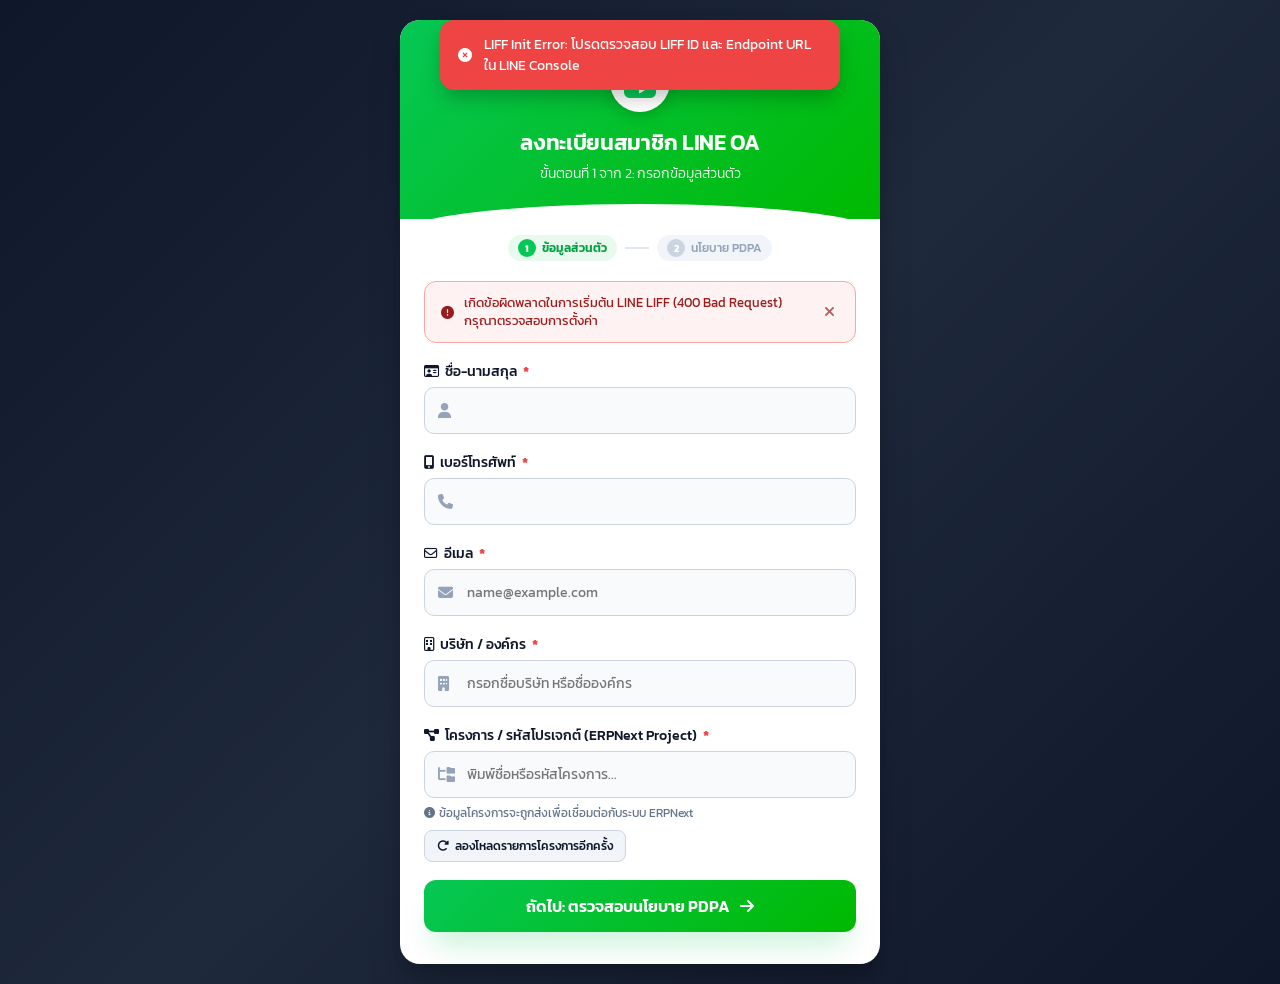
<file: index.html>
<!DOCTYPE html>
<html lang="th">

<head>
  <meta charset="UTF-8">
  <meta name="viewport" content="width=device-width, initial-scale=1.0, maximum-scale=1.0, user-scalable=no">
  <title>ลงทะเบียนสมาชิก LINE OA</title>
  <!-- Google Fonts: Kanit -->
  <link rel="preconnect" href="https://fonts.googleapis.com">
  <link rel="preconnect" href="https://fonts.gstatic.com" crossorigin>
  <link href="https://fonts.googleapis.com/css2?family=Kanit:wght@300;400;500;600;700&display=swap" rel="stylesheet">
  <!-- FontAwesome Icons -->
  <link rel="stylesheet" href="https://cdnjs.cloudflare.com/ajax/libs/font-awesome/6.4.0/css/all.min.css">
  <!-- LINE LIFF SDK -->
  <script src="https://static.line-scdn.net/liff/edge/2/sdk.js"></script>

  <!-- External Stylesheet -->
  <link rel="stylesheet" href="styles.css">
</head>

<body>

  <!-- Toast Notification Container -->
  <div class="toast-container">
    <div id="toast" class="toast">
      <i id="toastIcon" class="fa-solid fa-circle-info"></i>
      <span id="toastMessage">ข้อความแจ้งเตือน</span>
    </div>
  </div>

  <!-- Vertical Card Container -->
  <div class="app-container">

    <!-- Registration Form View (Step 1) -->
    <div id="formView">
      <div class="header">
        <div class="header-logo">
          <i class="fa-brands fa-line"></i>
        </div>
        <h1>ลงทะเบียนสมาชิก LINE OA</h1>
        <p>ขั้นตอนที่ 1 จาก 2: กรอกข้อมูลส่วนตัว</p>
      </div>

      <div class="form-wrapper">

        <!-- Step Progress Indicator -->
        <div class="step-indicator-bar">
          <div class="step-item active">
            <span class="step-circle">1</span>
            <span>ข้อมูลส่วนตัว</span>
          </div>
          <div class="step-divider"></div>
          <div class="step-item">
            <span class="step-circle">2</span>
            <span>นโยบาย PDPA</span>
          </div>
        </div>

        <!-- Global Alert Banner for Critical Unhappy Cases -->
        <div id="globalErrorBanner" class="alert-banner">
          <div class="banner-content">
            <i id="bannerIcon" class="fa-solid fa-circle-exclamation"></i>
            <span id="bannerMessage">เกิดข้อผิดพลาดในการเชื่อมต่อ</span>
          </div>
          <div id="bannerAction"></div>
          <button type="button" class="banner-close" onclick="hideGlobalBanner()" title="ปิด"><i
              class="fa-solid fa-xmark"></i></button>
        </div>

        <form id="regForm" onsubmit="event.preventDefault(); goToPdpaStep();" novalidate>
          <!-- Hidden Inputs for LINE Credentials -->
          <input type="hidden" id="lineUserId" value="">
          <input type="hidden" id="lineDisplayName" value="">
          <input type="hidden" id="linePictureUrl" value="">

          <!-- Name (ชื่อ-นามสกุล) -->
          <div class="form-group">
            <label class="form-label" for="fullName">
              <i class="fa-regular fa-id-card"></i> ชื่อ-นามสกุล <span class="required">*</span>
            </label>
            <div class="input-wrapper">
              <input type="text" id="fullName" class="form-control" required placeholder="">
              <i class="fa-solid fa-user input-icon"></i>
            </div>
            <div class="error-msg" id="fullNameError"><i class="fa-solid fa-circle-exclamation"></i>
              <span>กรุณากรอกชื่อ-นามสกุลให้ถูกต้อง</span></div>
          </div>

          <!-- Phone (เบอร์โทรศัพท์) -->
          <div class="form-group">
            <label class="form-label" for="phone">
              <i class="fa-solid fa-mobile-screen-button"></i> เบอร์โทรศัพท์ <span class="required">*</span>
            </label>
            <div class="input-wrapper">
              <input type="tel" id="phone" class="form-control" required placeholder="" maxlength="12">
              <i class="fa-solid fa-phone input-icon"></i>
            </div>
            <div class="error-msg" id="phoneError"><i class="fa-solid fa-circle-exclamation"></i>
              <span>เบอร์โทรศัพท์ต้องมี 10 หลัก ขึ้นต้นด้วย 0</span></div>
          </div>

          <!-- Email (อีเมล) -->
          <div class="form-group">
            <label class="form-label" for="email">
              <i class="fa-regular fa-envelope"></i> อีเมล <span class="required">*</span>
            </label>
            <div class="input-wrapper">
              <input type="email" id="email" class="form-control" required placeholder="name@example.com">
              <i class="fa-solid fa-envelope input-icon"></i>
            </div>
            <div class="error-msg" id="emailError"><i class="fa-solid fa-circle-exclamation"></i>
              <span>กรุณากรอกรูปแบบอีเมลให้ถูกต้อง (เช่น name@example.com)</span></div>
          </div>

          <!-- Company (ชื่อบริษัท / ร้านค้า) -->
          <div class="form-group">
            <label class="form-label" for="company">
              <i class="fa-regular fa-building"></i> บริษัท / องค์กร <span class="required">*</span>
            </label>
            <div class="input-wrapper">
              <input type="text" id="company" class="form-control" required placeholder="กรอกชื่อบริษัท หรือชื่อองค์กร">
              <i class="fa-solid fa-building input-icon"></i>
            </div>
            <div class="error-msg" id="companyError"><i class="fa-solid fa-circle-exclamation"></i>
              <span>กรุณากรอกชื่อบริษัท / องค์กร</span></div>
          </div>

          <!-- โครงการ / รหัสโปรเจกต์ (ให้กรอกเอง สำหรับ map กับ ERPNext) -->
          <div class="form-group">
            <label class="form-label" for="projectCode">
              <i class="fa-solid fa-diagram-project"></i> โครงการ / รหัสโปรเจกต์ (ERPNext Project) <span class="required">*</span>
            </label>
            <div class="input-wrapper">
              <input type="text" id="projectCode" list="projectSuggestions" class="form-control" required placeholder="พิมพ์ชื่อหรือรหัสโครงการ..." autocomplete="off">
              <datalist id="projectSuggestions"></datalist>
              <i class="fa-solid fa-folder-tree input-icon"></i>
            </div>
            <div class="error-msg" id="projectCodeError"><i class="fa-solid fa-circle-exclamation"></i>
              <span>กรุณาระบุรหัสหรือชื่อโครงการ (ERPNext Project)</span></div>
            <div class="field-hint" id="projectStatusHint">
              <span id="projectHintText"><i class="fa-solid fa-circle-info"></i> ข้อมูลโครงการจะถูกส่งเพื่อเชื่อมต่อกับระบบ ERPNext</span>
            </div>
            <div id="projectRetryBox"></div>
          </div>

          <!-- Next Button to PDPA Step -->
          <button type="button" id="nextToPdpaBtn" class="btn-submit" onclick="goToPdpaStep()">
            <span>ถัดไป: ตรวจสอบนโยบาย PDPA</span>
            <i class="fa-solid fa-arrow-right"></i>
          </button>
        </form>
      </div>
    </div>

    <!-- PDPA Consent Step View (Step 2) -->
    <div id="pdpaView" style="display: none;">
      <div class="header">
        <div class="header-logo">
          <i class="fa-solid fa-shield-halved"></i>
        </div>
        <h1>นโยบายความเป็นส่วนตัว (PDPA)</h1>
        <p>ขั้นตอนที่ 2 จาก 2: ตรวจสอบข้อกำหนดและยืนยันการลงทะเบียน</p>
      </div>

      <div class="form-wrapper">
        <!-- Step Progress Indicator -->
        <div class="step-indicator-bar">
          <div class="step-item completed" onclick="goBackToFormStep()" style="cursor: pointer;">
            <span class="step-circle"><i class="fa-solid fa-check" style="font-size: 8px;"></i></span>
            <span>ข้อมูลส่วนตัว</span>
          </div>
          <div class="step-divider active"></div>
          <div class="step-item active">
            <span class="step-circle">2</span>
            <span>นโยบาย PDPA</span>
          </div>
        </div>

        <!-- Mini Summary Card -->
        <div class="summary-mini-card">
          <div class="summary-header">
            <span><i class="fa-solid fa-user-check" style="color: var(--line-green);"></i> สรุปข้อมูลผู้ลงทะเบียน</span>
            <span style="font-size: 11.5px; color: var(--line-green-dark); cursor: pointer; font-weight: 500;" onclick="goBackToFormStep()">
              <i class="fa-solid fa-pen-to-square"></i> แก้ไขข้อมูล
            </span>
          </div>
          <div class="summary-row">
            <span>ชื่อ-นามสกุล:</span>
            <span class="summary-val" id="sumFullName">-</span>
          </div>
          <div class="summary-row">
            <span>เบอร์โทรศัพท์:</span>
            <span class="summary-val" id="sumPhone">-</span>
          </div>
          <div class="summary-row">
            <span>อีเมล:</span>
            <span class="summary-val" id="sumEmail">-</span>
          </div>
          <div class="summary-row">
            <span>บริษัท / องค์กร:</span>
            <span class="summary-val" id="sumCompany">-</span>
          </div>
          <div class="summary-row">
            <span>โครงการ:</span>
            <span class="summary-val" id="sumProject">-</span>
          </div>
        </div>

        <!-- PDPA Consent Box (Scroll & Choice Buttons) -->
        <div class="pdpa-box" id="pdpaBox">
          <div class="pdpa-scroll-card">
            <div class="pdpa-scroll-header">
              <span><i class="fa-solid fa-file-contract" style="color: var(--line-green);"></i> ข้อกำหนดและนโยบาย PDPA <span class="required">*</span></span>
              <span class="pdpa-badge" id="pdpaStatusBadge">ยังไม่ได้เลือก</span>
            </div>

            <div class="pdpa-scroll-body" id="pdpaScrollBody">
              <p style="font-size: 14px; font-weight: 600; color: var(--text-main); margin-bottom: 8px;">นโยบายความเป็นส่วนตัวสำหรับการใช้งาน LINE Official Account</p>

              <p><strong>1. วัตถุประสงค์และขอบเขต</strong><br>
              บริษัท/องค์กร ("เรา") ให้ความสำคัญอย่างยิ่งต่อการคุ้มครองข้อมูลส่วนบุคคลของคุณ นโยบายความเป็นส่วนตัวฉบับนี้จัดทำขึ้นเพื่อแจ้งให้ทราบถึงวิธีการที่เราเก็บรวบรวม ใช้ หรือเปิดเผยข้อมูลส่วนบุคคลของคุณ เมื่อคุณเพิ่มเพื่อน (Add Friend) ส่งข้อความ หรือใช้งานบริการผ่านบัญชี LINE Official Account นี้</p>
              
              <p><strong>2. ข้อมูลส่วนบุคคลที่เราเก็บรวบรวม</strong><br>
              เมื่อคุณปฏิสัมพันธ์กับเราผ่าน LINE เราอาจทำการเก็บรวบรวมข้อมูลส่วนบุคคลของคุณ ดังนี้:
              <ul style="padding-left: 18px; margin: 4px 0 8px 0; font-size: 12px; color: #475569;">
                <li><strong>ข้อมูลประจำตัวบน LINE:</strong> ชื่อโปรไฟล์ (Display Name), รูปโปรไฟล์ (Profile Picture), รหัสผู้ใช้ประจำบัญชี (LINE User ID) และสถานะข้อความ (Status Message)</li>
                <li><strong>ข้อมูลการติดต่อและการสนทนา:</strong> ข้อความ รูปภาพ วิดีโอ ไฟล์เอกสาร ประวัติการสนทนา ประวัติการทำรายการ หรือข้อมูลอื่นใดที่คุณส่งหรือแชร์ผ่านช่องทางแชต</li>
                <li><strong>ข้อมูลเพิ่มเติมที่คุณยินยอมระบุ:</strong> เช่น ชื่อ-นามสกุลจริง, เบอร์โทรศัพท์, อีเมล, บริษัท/องค์กร, โครงการ หรือข้อมูลระบุตัวตนอื่นๆ เมื่อมีการกรอกแบบฟอร์ม ลงทะเบียน หรือทำธุรกรรม</li>
                <li><strong>ข้อมูลเทคนิค:</strong> ข้อมูลการเข้าถึงลิงก์ การปฏิสัมพันธ์กับ Rich Menu หรือ LINE Mini App / LIFF</li>
              </ul>
              </p>

              <p><strong>3. วัตถุประสงค์ในการเก็บรวบรวม ใช้ หรือเปิดเผยข้อมูล</strong><br>
              เราจะนำข้อมูลส่วนบุคคลของคุณไปใช้ตามวัตถุประสงค์ดังต่อไปนี้:
              <ul style="padding-left: 18px; margin: 4px 0 8px 0; font-size: 12px; color: #475569;">
                <li>เพื่อการให้บริการ ให้ข้อมูล ตอบคำถาม หรือดำเนินการตามข้อร้องเรียนและคำขอของคุณผ่านช่องทางแชตและระบบ ERPNext</li>
                <li>เพื่อการยืนยันตัวตน การประมวลผลคำสั่งซื้อ การชำระเงิน และการจัดส่งสินค้าหรือบริการ</li>
                <li>เพื่อการประชาสัมพันธ์ แจ้งข่าวสาร กิจกรรมทางการตลาด โปรโมชัน และสิทธิประโยชน์ต่างๆ</li>
                <li>เพื่อพัฒนาและปรับปรุงคุณภาพสินค้า บริการ และประสบการณ์การใช้งาน LINE Official Account ให้ดียิ่งขึ้น</li>
                <li>เพื่อปฏิบัติตามกฎหมาย นโยบายขององค์กร หรือข้อบังคับทางกฎหมายที่เกี่ยวข้อง</li>
              </ul>
              </p>

              <p><strong>4. ฐานในการประมวลผลข้อมูลส่วนบุคคล</strong><br>
              เราประมวลผลข้อมูลส่วนบุคคลของคุณภายใต้ฐานทางกฎหมาย ดังนี้:
              <ul style="padding-left: 18px; margin: 4px 0 8px 0; font-size: 12px; color: #475569;">
                <li><strong>ฐานสัญญา (Contract):</strong> เพื่อปฏิบัติตามสัญญาหรือคำขอก่อนทำสัญญาที่คุณเป็นคู่สัญญา</li>
                <li><strong>ฐานความยินยอม (Consent):</strong> ในกรณีการส่งข้อมูลข่าวสารทางการตลาด การวิเคราะห์พฤติกรรม หรือการเก็บข้อมูลที่มีความอ่อนไหว</li>
                <li><strong>ฐานประโยชน์โดยชอบด้วยกฎหมาย (Legitimate Interest):</strong> เพื่อการพัฒนาระบบ การรักษาความปลอดภัย และการดำเนินธุรกิจตามปกติ</li>
                <li><strong>ฐานการปฏิบัติตามกฎหมาย (Legal Obligation):</strong> เพื่อปฏิบัติตามที่กฎหมายกำหนด</li>
              </ul>
              </p>

              <p><strong>5. การเปิดเผยข้อมูลส่วนบุคคลแก่บุคคลที่สาม</strong><br>
              เราจะไม่เปิดเผย ขาย หรือแลกเปลี่ยนข้อมูลส่วนบุคคลของคุณให้แก่บุคคลภายนอก เว้นแต่:
              <ul style="padding-left: 18px; margin: 4px 0 8px 0; font-size: 12px; color: #475569;">
                <li>ได้รับความยินยอมจากคุณโดยชัดแจ้ง</li>
                <li>ผู้ให้บริการร่วมหรือผู้ประมวลผลข้อมูลส่วนบุคคล เช่น ระบบบริหารจัดการลูกค้า ERPNext / Helpdesk ซึ่งสัญญาว่าจะคุ้มครองข้อมูลตามมาตรฐาน PDPA</li>
                <li>เป็นการเปิดเผยตามคำสั่งของหน่วยงานรัฐ ศาล หรือเจ้าหน้าที่ที่มีอำนาจตามกฎหมาย</li>
              </ul>
              </p>

              <p><strong>6. ระยะเวลาในการเก็บรักษาข้อมูล</strong><br>
              เราจะเก็บรักษาข้อมูลส่วนบุคคลของคุณไว้ตลอดระยะเวลาที่คุณยังคงเป็นเพื่อนกับบัญชี LINE Official Account นี้ หรือเท่าที่จำเป็นตามวัตถุประสงค์ที่ได้แจ้งไว้ข้างต้น และจะเก็บต่อเนื่องอีกไม่เกิน 5 - 10 ปี ตามที่กฎหมายกำหนด หลังจากนั้นเราจะดำเนินการลบ ทำลาย หรือทำให้ข้อมูลเป็นข้อมูลที่ไม่สามารถระบุตัวตนได้</p>

              <p><strong>7. สิทธิของเจ้าของข้อมูลส่วนบุคคล</strong><br>
              คุณมีสิทธิตามกฎหมาย PDPA ในการถอนความยินยอม, เข้าถึงและขอรับสำเนาข้อมูล, ขอแก้ไขข้อมูลให้ถูกต้อง, ขอให้ลบหรือทำลายข้อมูล, ขอให้ระงับการใช้ข้อมูล, ขอคัดค้านการเก็บรวบรวม ใช้ หรือเปิดเผยข้อมูล และสิทธิในการขอถ่ายโอนข้อมูลส่วนบุคคล<br>
              <em>(คุณสามารถใช้สิทธิบล็อก (Block) บัญชี LINE นี้ได้ทุกเมื่อ ซึ่งจะทำให้เราไม่สามารถส่งข้อความถึงคุณได้)</em>
              </p>

              <p><strong>8. ช่องทางการติดต่อ</strong><br>
              หากคุณมีข้อสงสัยเกี่ยวกับนโยบายความเป็นส่วนตัวนี้ หรือต้องการใช้สิทธิของเจ้าของข้อมูลส่วนบุคคล สามารถติดต่อเจ้าหน้าที่หรือแอดมินผ่านช่องทาง LINE Official Account นี้ได้ตลอดเวลา</p>

              <div class="pdpa-scroll-end" id="pdpaScrollEnd">
                <i class="fa-solid fa-arrow-down"></i> กรุณาเลื่อนลงเพื่ออ่านข้อกำหนดให้ครบถ้วนก่อนติ๊กยินยอม
              </div>
            </div>

            <div class="pdpa-checkbox-card" id="pdpaCheckboxCard">
              <label class="pdpa-checkbox-label" for="pdpaCheckbox">
                <input type="checkbox" id="pdpaCheckbox" disabled onchange="handlePdpaCheckboxChange(this)" title="กรุณาเลื่อนลงไปอ่านข้อกำหนดข้างต้นให้สุดก่อนติ๊กยินยอม">
                <span class="checkbox-text">ข้าพเจ้ายินยอมตามข้อกำหนดและนโยบายความเป็นส่วนตัว (PDPA)</span>
              </label>
              <div class="pdpa-subinfo">
                คุณสามารถยกเลิกการรับข้อมูลข่าวสาร หรือบริหารจัดการสิทธิ์ความเป็นส่วนตัวได้ตามที่กฎหมายกำหนด (<a href="#" onclick="togglePdpaModal(true); return false;" style="color: var(--line-green); text-decoration: underline; font-weight: 500;">ศึกษาเพิ่มเติม Privacy Policy</a>)
              </div>
            </div>
          </div>

          <input type="hidden" id="pdpaConsentVal" value="">
          <div class="error-msg" id="pdpaError" style="margin-top: 8px;">
            <i class="fa-solid fa-circle-exclamation"></i> <span>กรุณากดยินยอมนโยบาย PDPA ก่อนลงทะเบียน</span>
          </div>
        </div>

        <!-- Step 2 Actions -->
        <div class="step-actions-group">
          <button type="button" id="submitBtn" class="btn-submit" onclick="submitRegistration()">
            <span id="btnText">ยืนยันการลงทะเบียน</span>
            <i class="fa-solid fa-paper-plane" id="btnIcon"></i>
          </button>
          <button type="button" class="btn-status-light" onclick="goBackToFormStep()">
            <i class="fa-solid fa-arrow-left"></i> ย้อนกลับไปแก้ไขข้อมูล
          </button>
        </div>
      </div>
    </div>

    <!-- Success Receipt View -->
    <div id="successView" class="success-screen">
      <div class="success-icon-wrap">
        <i class="fa-solid fa-circle-check"></i>
      </div>
      <h2 id="successTitle">ลงทะเบียนสำเร็จ!</h2>
      <p id="successSubtext">ข้อมูลของคุณได้รับการบันทึกในระบบเรียบร้อยแล้ว</p>

      <div class="receipt-box">
        <div class="receipt-row">
          <span>ชื่อ-นามสกุล:</span>
          <span class="val" id="recFullName">-</span>
        </div>
        <div class="receipt-row">
          <span>เบอร์โทรศัพท์:</span>
          <span class="val" id="recPhone">-</span>
        </div>
        <div class="receipt-row">
          <span>โครงการ:</span>
          <span class="val" id="recProject">-</span>
        </div>
        <div class="receipt-row">
          <span>วันที่ลงทะเบียน:</span>
          <span class="val" id="recDate">-</span>
        </div>
      </div>

      <button class="btn-close-liff" onclick="closeLiffWindow()">
        <i class="fa-solid fa-comment"></i> กลับสู่แชท LINE
      </button>
    </div>

    <!-- Already Registered Screen View -->
    <div id="alreadyRegisteredView" class="status-screen" style="display: none;">
      <div class="status-icon-wrap warning-icon">
        <i class="fa-solid fa-user-check"></i>
      </div>
      <h2>ท่านเคยลงทะเบียนแล้ว!</h2>
      <p id="alreadyRegisteredMsg">บัญชี LINE หรือเบอร์โทรศัพท์นี้เคยเปิดใช้งานในระบบแล้ว ท่านสามารถอัปเดตข้อมูลให้เป็นปัจจุบันได้</p>

      <div class="receipt-box warning-box">
        <div class="receipt-row">
          <span>สถานะบัญชี:</span>
          <span class="val" style="color: #06C755;"><i class="fa-solid fa-circle-check"></i> เป็นสมาชิกเรียบร้อยแล้ว</span>
        </div>
        <div class="receipt-row" id="existNameRow">
          <span>ชื่อ-นามสกุล:</span>
          <span class="val" id="existFullName">-</span>
        </div>
        <div class="receipt-row" id="existPhoneRow">
          <span>เบอร์โทรศัพท์:</span>
          <span class="val" id="existPhone">-</span>
        </div>
        <div class="receipt-row" id="existProjectRow">
          <span>โครงการ:</span>
          <span class="val" id="existProject">-</span>
        </div>
      </div>

      <div style="display: flex; flex-direction: column; gap: 10px;">
        <button type="button" class="btn-status-light" onclick="showFormView()">
          <i class="fa-solid fa-pen-to-square"></i> อัปเดต / แก้ไขข้อมูลลงทะเบียน
        </button>
        <button class="btn-status-dark" onclick="closeLiffWindow()">
          <i class="fa-solid fa-comment"></i> กลับสู่แชท LINE
        </button>
      </div>
    </div>

    <!-- Registration Failed Screen View -->
    <div id="failedView" class="status-screen" style="display: none;">
      <div class="status-icon-wrap error-icon">
        <div class="error-icon-inner">
          <i class="fa-solid fa-xmark"></i>
        </div>
      </div>
      <h2>ลงทะเบียนไม่สำเร็จ!</h2>
      <p id="failedMsg">ระบบไม่สามารถทำรายการได้ในขณะนี้ กรุณาลองใหม่อีกครั้ง</p>

      <div class="receipt-box error-box">
        <div class="receipt-row">
          <span>สถานะการบันทึก:</span>
          <span class="val error-val"><i class="fa-solid fa-circle-exclamation"></i> ทำรายการไม่สำเร็จ</span>
        </div>
        <div class="receipt-row" id="failedReasonRow">
          <span>สาเหตุ:</span>
          <span class="val error-val" id="failedReason">-</span>
        </div>
        <div class="receipt-row" id="failedDetailRow" style="display: none;">
          <span>รายละเอียด:</span>
          <span class="val" id="failedDetail">-</span>
        </div>
      </div>

      <div style="display: flex; flex-direction: column; gap: 10px;">
        <button type="button" class="btn-status-red" onclick="showFormView()">
          <i class="fa-solid fa-rotate"></i> ลองใหม่อีกครั้ง
        </button>
        <button class="btn-status-dark" onclick="closeLiffWindow()">
          <i class="fa-solid fa-comment"></i> กลับสู่แชท LINE
        </button>
      </div>
    </div>

  </div>

  <!-- PDPA Policy Modal Drawer -->
  <div class="modal-overlay" id="pdpaModal">
    <div class="modal-card">
      <div class="modal-header">
        <h3><i class="fa-solid fa-shield-halved" style="color: var(--line-green);"></i> ข้อกำหนด และ นโยบาย PDPA</h3>
        <button class="modal-close" onclick="togglePdpaModal(false)"><i class="fa-solid fa-xmark"></i></button>
      </div>
      <div class="modal-body" style="max-height: 60vh; overflow-y: auto;">
        <p style="font-size: 14.5px; font-weight: 600; color: var(--text-main); margin-bottom: 10px;">นโยบายความเป็นส่วนตัวสำหรับการใช้งาน LINE Official Account</p>
        
        <p><strong>1. วัตถุประสงค์และขอบเขต:</strong> เราให้ความสำคัญอย่างยิ่งต่อการคุ้มครองข้อมูลส่วนบุคคลของคุณ นโยบายความเป็นส่วนตัวฉบับนี้จัดทำขึ้นเพื่อแจ้งให้ทราบถึงวิธีการที่เราเก็บรวบรวม ใช้ หรือเปิดเผยข้อมูลส่วนบุคคลของคุณ เมื่อคุณเพิ่มเพื่อน ส่งข้อความ หรือใช้งานบริการผ่านบัญชี LINE Official Account นี้</p><br>
        
        <p><strong>2. ข้อมูลส่วนบุคคลที่เราเก็บรวบรวม:</strong> ข้อมูลประจำตัวบน LINE (Display Name, Picture, LINE User ID), ข้อมูลการติดต่อและการสนทนา (ข้อความ, ประวัติการทำรายการ), ข้อมูลเพิ่มเติมที่คุณยินยอมระบุ (ชื่อ-นามสกุล, เบอร์โทรศัพท์, อีเมล, บริษัท, โครงการ) และข้อมูลเทคนิคการใช้งาน</p><br>

        <p><strong>3. วัตถุประสงค์ในการเก็บรวบรวม ใช้ หรือเปิดเผยข้อมูล:</strong> เพื่อการให้บริการ ตอบคำถาม ยืนยันตัวตน เชื่อมโยงข้อมูลระบบ ERPNext ประชาสัมพันธ์ข่าวสาร สิทธิประโยชน์ และพัฒนาระบบให้บริการ</p><br>

        <p><strong>4. ฐานในการประมวลผลข้อมูลส่วนบุคคล:</strong> ฐานสัญญา (Contract), ฐานความยินยอม (Consent), ฐานประโยชน์โดยชอบด้วยกฎหมาย (Legitimate Interest) และฐานการปฏิบัติตามกฎหมาย (Legal Obligation)</p><br>

        <p><strong>5. การเปิดเผยข้อมูลแก่บุคคลที่สาม:</strong> เราจะไม่เปิดเผย ขาย หรือแลกเปลี่ยนข้อมูลส่วนบุคคลของคุณ เว้นแต่ได้รับความยินยอม หรือเป็นการเปิดเผยแก่ผู้ประมวลผลข้อมูลตามสัญญามาตรฐาน PDPA (เช่น ระบบ ERPNext / Helpdesk)</p><br>

        <p><strong>6. ระยะเวลาในการเก็บรักษาข้อมูล:</strong> จัดเก็บไว้ตลอดระยะเวลาที่คุณยังคงเป็นเพื่อนกับบัญชี LINE Official Account หรือตามระยะเวลาที่จำเป็นตามกฎหมายกำหนด (5-10 ปี)</p><br>

        <p><strong>7. สิทธิของเจ้าของข้อมูลส่วนบุคคล:</strong> สิทธิถอนความยินยอม, สิทธิเข้าถึงขอรับสำเนา, สิทธิขอแก้ไขข้อมูล, สิทธิขอให้ลบ/ระงับ/คัดค้าน และสิทธิบล็อก (Block) บัญชี LINE นี้ได้ทุกเมื่อ</p><br>

        <p><strong>8. ช่องทางการติดต่อ:</strong> สามารถติดต่อเจ้าหน้าที่คุ้มครองข้อมูลส่วนบุคคล (DPO) หรือแอดมินผ่านช่องทาง LINE Official Account ได้ตลอดเวลา</p>
      </div>
      <div class="modal-footer modal-footer-actions">
        <button type="button" class="btn-pdpa-choice btn-pdpa-decline" onclick="setPdpaChoice(false); togglePdpaModal(false);">
          <i class="fa-solid fa-xmark"></i> ไม่ยินยอม
        </button>
        <button type="button" class="btn-pdpa-choice btn-pdpa-accept active" onclick="setPdpaChoice(true); togglePdpaModal(false);">
          <i class="fa-solid fa-check"></i> ยินยอม
        </button>
      </div>
    </div>
  </div>



  <script>
    // =======================================================================
    // PRODUCTION CONFIGURATION
    // =======================================================================
    const CONFIG = {
      LIFF_ID: "2010806104-99Q0WLbQ", // LINE LIFF App ID
      LIFF_URL: "https://liff.line.me/2010806104-99Q0WLbQ",
      N8N_GET_PROJECTS_URL: "https://n8n.arterypartner.dev/webhook/get-active-projects",
      N8N_REGISTER_URL: "https://n8n.arterypartner.dev/webhook/line-register",
      API_TIMEOUT_MS: 15000 // 15 seconds request timeout limit
    };

    let isSubmitting = false;
    let isMockMode = false;
    let availableProjects = [];
    let isProjectConfirmed = false;

    // Toast Notification helper
    function showToast(message, type = 'info') {
      const toast = document.getElementById('toast');
      const toastMsg = document.getElementById('toastMessage');
      const toastIcon = document.getElementById('toastIcon');

      if (!toast || !toastMsg || !toastIcon) return;

      toastMsg.textContent = message;
      toast.className = `toast ${type} show`;

      if (type === 'success') {
        toastIcon.className = 'fa-solid fa-circle-check';
      } else if (type === 'error') {
        toastIcon.className = 'fa-solid fa-circle-xmark';
      } else {
        toastIcon.className = 'fa-solid fa-circle-info';
      }

      setTimeout(() => {
        toast.classList.remove('show');
      }, 4000);
    }

    // Global Alert Banner Helper
    function showGlobalBanner(message, type = 'error', actionHtml = '') {
      const banner = document.getElementById('globalErrorBanner');
      const bannerMsg = document.getElementById('bannerMessage');
      const bannerIcon = document.getElementById('bannerIcon');
      const bannerAction = document.getElementById('bannerAction');

      if (!banner || !bannerMsg) return;

      bannerMsg.textContent = message;
      banner.className = `alert-banner ${type} show`;

      if (type === 'error') {
        bannerIcon.className = 'fa-solid fa-circle-exclamation';
      } else if (type === 'warning') {
        bannerIcon.className = 'fa-solid fa-triangle-exclamation';
      } else {
        bannerIcon.className = 'fa-solid fa-circle-info';
      }

      if (bannerAction) {
        bannerAction.innerHTML = actionHtml;
      }
    }

    function hideGlobalBanner() {
      const banner = document.getElementById('globalErrorBanner');
      if (banner) banner.classList.remove('show');
    }

    // Network Status Monitoring (Unhappy Case: Offline/Online transition)
    window.addEventListener('online', () => {
      showToast("เชื่อมต่ออินเทอร์เน็ตเรียบร้อยแล้ว", "success");
      hideGlobalBanner();
    });

    window.addEventListener('offline', () => {
      showToast("ไม่มีการเชื่อมต่ออินเทอร์เน็ต โปรดตรวจสอบการเชื่อมต่อของคุณ", "error");
      showGlobalBanner("ไม่มีการเชื่อมต่ออินเทอร์เน็ต โปรดตรวจสอบสัญญาณ Wi-Fi หรือ Cellular ของคุณ", "error");
    });

    // Helper: Fetch with Timeout (Unhappy Case: Network hanging / API timeout)
    async function fetchWithTimeout(url, options = {}) {
      const { timeout = CONFIG.API_TIMEOUT_MS } = options;
      const controller = new AbortController();
      const timeoutId = setTimeout(() => controller.abort(), timeout);

      try {
        const response = await fetch(url, {
          ...options,
          signal: controller.signal
        });
        clearTimeout(timeoutId);
        return response;
      } catch (err) {
        clearTimeout(timeoutId);
        throw err;
      }
    }

    // Modal Helper for PDPA
    function togglePdpaModal(show) {
      const modal = document.getElementById('pdpaModal');
      if (show) {
        modal.classList.add('active');
      } else {
        modal.classList.remove('active');
      }
    }

    let isPdpaScrolledToBottom = false;

    // Handle PDPA Checkbox Change
    function handlePdpaCheckboxChange(checkbox) {
      const valInput = document.getElementById("pdpaConsentVal");
      const badge = document.getElementById("pdpaStatusBadge");
      const pdpaScroll = document.getElementById("pdpaScrollBody");

      if (checkbox.checked) {
        if (!isPdpaScrolledToBottom) {
          checkbox.checked = false;
          showToast("⚠️ ท่านจำเป็นต้องเลื่อนอ่านข้อกำหนดนโยบาย PDPA จนถึงบรรทัดสุดท้ายก่อนจึงจะติ๊กยินยอมได้", "error");
          if (pdpaScroll) {
            pdpaScroll.classList.add("scroll-warning");
            setTimeout(() => pdpaScroll.classList.remove("scroll-warning"), 1500);
            pdpaScroll.scrollIntoView({ behavior: 'smooth', block: 'center' });
          }
          return;
        }
        if (valInput) valInput.value = "1";
        if (badge) {
          badge.textContent = "✅ ยินยอมแล้ว";
          badge.className = "pdpa-badge accepted";
        }
        removeFieldError("pdpaBox", "pdpaError");
        showToast("ยินยอมนโยบายความเป็นส่วนตัว (PDPA) เรียบร้อย", "success");
      } else {
        if (valInput) valInput.value = "0";
        if (badge) {
          badge.textContent = "ยังไม่ได้ยินยอม";
          badge.className = "pdpa-badge declined";
        }
      }
    }

    // Set PDPA Choice from Modal (Accept = true / Decline = false)
    function setPdpaChoice(isAccepted) {
      const checkbox = document.getElementById("pdpaCheckbox");
      if (isAccepted) {
        if (checkbox && !checkbox.disabled) {
          checkbox.checked = true;
          handlePdpaCheckboxChange(checkbox);
        } else {
          showToast("กรุณาเลื่อนอ่านนโยบาย PDPA ลงไปให้สุดก่อนกดยินยอม", "info");
        }
      } else {
        if (checkbox) {
          checkbox.checked = false;
          handlePdpaCheckboxChange(checkbox);
        }
      }
    }

    // =======================================================================
    // ERPNext Project Validation & Modal Functions
    // =======================================================================
    function findMatchingProject(query) {
      if (!query || !availableProjects.length) return null;
      const q = query.trim().toLowerCase();
      const qClean = q.replace(/[\s\-_]/g, "");

      return availableProjects.find(p => {
        const code = (p.project_code || p.code || p.id || p.name || '').toLowerCase();
        const name = (p.project_name || p.name || '').toLowerCase();
        const codeClean = code.replace(/[\s\-_]/g, "");
        const nameClean = name.replace(/[\s\-_]/g, "");

        return (
          code === q ||
          name === q ||
          `${name} (${code})`.toLowerCase() === q ||
          (qClean.length >= 3 && codeClean === qClean) ||
          (qClean.length >= 3 && nameClean === qClean) ||
          (code && q.length >= 4 && code.includes(q)) ||
          (name && q.length >= 4 && name.includes(q))
        );
      }) || null;
    }

    function populateProjectDatalist() {
      const datalist = document.getElementById("projectSuggestions");
      if (!datalist) return;
      datalist.innerHTML = "";
      availableProjects.forEach(p => {
        const code = p.project_code || p.code || p.id || p.name;
        const name = p.project_name || p.name || code;
        const opt = document.createElement("option");
        opt.value = code;
        opt.label = `${name} (${code})`;
        datalist.appendChild(opt);
      });
    }

    function validateProjectInput() {
      const input = document.getElementById("projectCode");
      const hint = document.getElementById("projectStatusHint");
      const hintText = document.getElementById("projectHintText");
      if (!input || !hint || !hintText) return true;

      const val = input.value.trim();

      if (!val) {
        hint.className = "field-hint";
        hintText.innerHTML = '<i class="fa-solid fa-circle-info"></i> ข้อมูลโครงการจะถูกส่งเพื่อเชื่อมต่อกับระบบ ERPNext';
        return false;
      }

      const match = findMatchingProject(val);
      if (match) {
        hint.className = "field-hint valid";
        const projName = match.project_name || match.name || match.project_code;
        const projCode = match.project_code || match.code || match.id || projName;
        hintText.innerHTML = `<i class="fa-solid fa-circle-check"></i> ตรงกับ ERPNext: <strong>${projName}</strong> (${projCode})`;
      } else {
        hint.className = "field-hint valid";
        hintText.innerHTML = `<i class="fa-solid fa-circle-check"></i> ข้อมูลโครงการ: <strong>${val}</strong>`;
      }
      return true;
    }

    // Phone Auto-Format (081-234-5678)
    const phoneInput = document.getElementById("phone");
    if (phoneInput) {
      phoneInput.addEventListener("input", (e) => {
        let val = e.target.value.replace(/\D/g, "");
        if (val.length > 10) val = val.substring(0, 10);

        if (val.length > 6) {
          e.target.value = `${val.substring(0, 3)}-${val.substring(3, 6)}-${val.substring(6)}`;
        } else if (val.length > 3) {
          e.target.value = `${val.substring(0, 3)}-${val.substring(3)}`;
        } else {
          e.target.value = val;
        }
      });
    }

    // Trigger LINE Login explicitly
    function triggerLineLogin() {
      if (typeof liff !== "undefined" && liff.init) {
        if (!liff.isLoggedIn()) {
          liff.login({ redirectUri: window.location.href });
        }
      }
    }

    function mockLoadActiveProjects() {
      availableProjects = [
        { project_code: "PROJ-INT-0005", project_name: "โครงการบูรณาการระบบ ERPNext", status: "Active" },
        { project_code: "PROJ-INT-0001", project_name: "โครงการพัฒนาระบบ LINE OA", status: "Active" },
        { project_code: "PROJ-INT-0002", project_name: "โครงการเชื่อมต่อ Helpdesk Ticket", status: "Active" },
        { project_code: "PROJ001", project_name: "โครงการสนับสนุนวิสาหกิจชุมชน", status: "Active" },
        { project_code: "PROJ002", project_name: "โครงการพัฒนาทักษะดิจิทัล", status: "Active" },
        { project_code: "PROJ003", project_name: "โครงการรักษ์โลกคาร์บอนต่ำ", status: "Active" }
      ];
      populateProjectDatalist();
    }

    // Main Initialization
    async function main() {
      // Check if mockup/mock mode is active
      const urlParams = new URLSearchParams(window.location.search);
      isMockMode = urlParams.get('mock') === 'true';

      if (isMockMode) {
        showToast("โหมด Mockup: เปิดใช้งานเพื่อจำลองการทำงาน", "info");
        // Populating mock user credentials
        document.getElementById("lineUserId").value = "U1234567890abcdef1234567890abcdef";
        document.getElementById("lineDisplayName").value = "สมชาย ใจดี (Mock Profile)";
        document.getElementById("linePictureUrl").value = "https://images.unsplash.com/photo-1535713875002-d1d0cf377fde?auto=format&fit=crop&w=150&h=150&q=80";

        // Populate mock projects
        mockLoadActiveProjects();
        return;
      }

      // Unhappy Case check: Connection offline on launch
      if (!navigator.onLine) {
        showGlobalBanner("ไม่มีการเชื่อมต่ออินเทอร์เน็ต โปรดตรวจสอบการเชื่อมต่อของคุณ", "error");
      }

      try {
        if (CONFIG.LIFF_ID) {
          await liff.init({
            liffId: CONFIG.LIFF_ID,
            withLoginOnExternalBrowser: true
          });

          if (liff.isLoggedIn()) {
            try {
              const profile = await liff.getProfile();

              document.getElementById("lineUserId").value = profile.userId;
              document.getElementById("lineDisplayName").value = profile.displayName;
              document.getElementById("linePictureUrl").value = profile.pictureUrl || "";

              // Auto-fill Email from Decoded ID Token if available (User can still edit freely)
              try {
                const decodedToken = liff.getDecodedIDToken();
                if (decodedToken && decodedToken.email) {
                  const emailInput = document.getElementById("email");
                  if (emailInput && !emailInput.value) {
                    emailInput.value = decodedToken.email;
                  }
                }
              } catch (tokenErr) {
                console.warn("Could not retrieve decoded ID token email:", tokenErr);
              }

              const nameDisp = document.getElementById("profileNameDisplay");
              if (nameDisp) nameDisp.textContent = profile.displayName;
              const uidDisp = document.getElementById("profileUidDisplay");
              if (uidDisp) uidDisp.textContent = `LINE ID: ${profile.userId.substring(0, 14)}...`;

              const verifiedIcon = document.getElementById("verifiedIcon");
              if (verifiedIcon) {
                verifiedIcon.style.display = "inline-block";
                verifiedIcon.style.opacity = "1";
              }

              const btnLogin = document.getElementById("btnLineLogin");
              if (btnLogin) btnLogin.style.display = "none";

              if (profile.pictureUrl) {
                const avatarBox = document.getElementById("avatarBox");
                if (avatarBox) avatarBox.innerHTML = `<img src="${profile.pictureUrl}" alt="${profile.displayName}">`;
              }

              hideGlobalBanner();
            } catch (profErr) {
              console.error("LIFF Get Profile Error:", profErr);
              showToast("ไม่สามารถดึงข้อมูลโปรไฟล์ LINE ได้ กรุณาลองเข้าสู่ระบบอีกครั้ง", "error");
              showGlobalBanner("ไม่สามารถระบุตัวตน LINE Account ได้ กรุณากดปุ่มเพื่อเข้าสู่ระบบอีกครั้ง", "warning", `<button type="button" class="btn-line-login" onclick="triggerLineLogin()"><i class="fa-brands fa-line"></i> เข้าสู่ระบบ LINE</button>`);
            }
          } else {
            if (liff.isInClient()) {
              liff.login();
            }
          }
        }
      } catch (err) {
        console.error("LIFF Initialization Error:", err);
        showToast("LIFF Init Error: โปรดตรวจสอบ LIFF ID และ Endpoint URL ใน LINE Console", "error");
        showGlobalBanner("เกิดข้อผิดพลาดในการเริ่มต้น LINE LIFF (400 Bad Request) กรุณาตรวจสอบการตั้งค่า", "error");
      }

      // ดึง list โครงการเฉพาะที่ status = Active จาก n8n
      loadActiveProjects();
    }

    // Fetch Active Projects from n8n Webhook (เฉพาะที่ status = Active)
    async function loadActiveProjects() {
      const retryBox = document.getElementById("projectRetryBox");
      if (retryBox) retryBox.innerHTML = "";

      try {
        const res = await fetchWithTimeout(CONFIG.N8N_GET_PROJECTS_URL, { timeout: 10000 });
        if (!res.ok) throw new Error("HTTP Status " + res.status);

        const responseData = await res.json();

        // Extract array from responseData (handles ERPNext Frappe message, data, result, projects)
        let projectList = [];
        if (Array.isArray(responseData)) {
          projectList = responseData;
        } else if (responseData && Array.isArray(responseData.message)) {
          projectList = responseData.message;
        } else if (responseData && Array.isArray(responseData.data)) {
          projectList = responseData.data;
        } else if (responseData && Array.isArray(responseData.projects)) {
          projectList = responseData.projects;
        } else if (responseData && Array.isArray(responseData.result)) {
          projectList = responseData.result;
        } else if (responseData && typeof responseData === 'object' && (responseData.project_code || responseData.name || responseData.id)) {
          projectList = [responseData];
        }

        // Filter and populate active/open projects from ERPNext
        if (projectList.length > 0) {
          const formattedProjects = projectList.map(p => ({
            project_code: p.project_code || p.name || p.code || p.id,
            project_name: p.project_name || p.title || p.name || p.project_code || p.id,
            status: p.status || "Active"
          }));

          const activeProjects = formattedProjects.filter(p => {
            const st = String(p.status || "").toLowerCase();
            return !st || st === "open" || st === "active" || st === "in progress" || st === "completed";
          });

          availableProjects = activeProjects.length > 0 ? activeProjects : formattedProjects;
          populateProjectDatalist();
        }
      } catch (err) {
        console.error("Unable to load projects from n8n backend:", err);
        if (retryBox) {
          retryBox.innerHTML = `<button type="button" class="btn-retry-project" onclick="loadActiveProjects()"><i class="fa-solid fa-rotate-right"></i> ลองโหลดรายการโครงการอีกครั้ง</button>`;
        }
      }
    }

    // Helper: Reset Field Validation Error UI
    function clearValidationErrors() {
      const inputs = document.querySelectorAll('.form-control, .pdpa-box');
      inputs.forEach(el => el.classList.remove('is-invalid'));
      const errorMsgs = document.querySelectorAll('.error-msg');
      errorMsgs.forEach(el => el.classList.remove('show'));
    }

    // Helper: Remove Field Specific Error State
    function removeFieldError(fieldId, errorMsgId) {
      const field = document.getElementById(fieldId);
      const errorEl = document.getElementById(errorMsgId);
      if (field) field.classList.remove('is-invalid');
      if (errorEl) errorEl.classList.remove('show');
    }

    // Helper: Show Specific Field Error
    function showFieldError(fieldId, errorMsgId, customMessage) {
      const field = document.getElementById(fieldId);
      const errorEl = document.getElementById(errorMsgId);
      if (field) field.classList.add('is-invalid');
      if (errorEl) {
        if (customMessage) {
          const span = errorEl.querySelector('span');
          if (span) span.textContent = customMessage;
        }
        errorEl.classList.add('show');
      }
    }

    // Attach Real-time Error Clearing Event Listeners
    ['fullName', 'phone', 'email', 'company', 'projectCode'].forEach(id => {
      const el = document.getElementById(id);
      if (el) {
        el.addEventListener('input', () => removeFieldError(id, `${id}Error`));
      }
    });


    const projInput = document.getElementById('projectCode');
    if (projInput) {
      projInput.addEventListener('input', () => {
        validateProjectInput();
      });
    }

    // Scroll Listener for PDPA Body: Unlock Checkbox when scrolled to bottom
    const pdpaScroll = document.getElementById('pdpaScrollBody');
    if (pdpaScroll) {
      const checkPdpaScroll = () => {
        // Only evaluate if element is actually visible and rendering in layout
        if (pdpaScroll.clientHeight === 0 || pdpaScroll.scrollHeight === 0) return;

        // Strict calculation: Must scroll down so that scrollTop + clientHeight reaches scrollHeight - 20
        const isAtBottom = (pdpaScroll.scrollTop + pdpaScroll.clientHeight >= pdpaScroll.scrollHeight - 20);

        if (isAtBottom && !isPdpaScrolledToBottom) {
          isPdpaScrolledToBottom = true;
          const checkbox = document.getElementById('pdpaCheckbox');
          const checkboxCard = document.getElementById('pdpaCheckboxCard');
          if (checkbox) {
            checkbox.disabled = false;
            checkbox.title = "กดเพื่อติ๊กยินยอมนโยบาย PDPA";
          }
          if (checkboxCard) {
            checkboxCard.classList.add('unlocked');
          }
          const scrollEnd = document.getElementById('pdpaScrollEnd');
          if (scrollEnd) {
            scrollEnd.style.background = '#DCFCE7';
            scrollEnd.style.color = '#15803D';
            scrollEnd.innerHTML = '<i class="fa-solid fa-circle-check"></i> เลื่อนอ่านครบถ้วนแล้ว! ท่านสามารถติ๊กช่องยินยอมด้านล่างได้';
          }
          const badge = document.getElementById("pdpaStatusBadge");
          if (badge && badge.value !== "1") {
            badge.textContent = "อ่านครบแล้ว (พร้อมติ๊กยินยอม)";
            badge.className = "pdpa-badge";
          }
          showToast("✅ อ่านข้อกำหนดครบถ้วนแล้ว ท่านสามารถติ๊กช่องยินยอมด้านล่างได้", "success");
        }
      };

      pdpaScroll.addEventListener('scroll', checkPdpaScroll);
    }

    // Step 1: Validate Information and Go to PDPA Step 2
    function goToPdpaStep() {
      clearValidationErrors();
      hideGlobalBanner();

      let hasError = false;

      // Validate Full Name
      const fullName = document.getElementById("fullName").value.trim();
      if (!fullName || fullName.length < 2) {
        showFieldError("fullName", "fullNameError", "กรุณากรอกชื่อ-นามสกุลจริงอย่างน้อย 2 ตัวอักษร");
        hasError = true;
      }

      // Validate Phone
      const rawPhone = document.getElementById("phone").value.replace(/\D/g, "");
      const dummyPhones = ["0000000000", "0123456789", "0999999999", "0888888888", "0111111111"];
      if (!/^0[6892357]\d{8}$/.test(rawPhone) || dummyPhones.includes(rawPhone)) {
        showFieldError("phone", "phoneError", "กรุณากรอกเบอร์โทรศัพท์มือถือที่ถูกต้อง 10 หลัก (เช่น 0812345678)");
        hasError = true;
      }

      // Validate Email
      const emailVal = document.getElementById("email").value.trim();
      const emailRegex = /^[a-zA-Z0-9._%+-]+@[a-zA-Z0-9.-]+\.[a-zA-Z]{2,}$/;
      if (!emailRegex.test(emailVal)) {
        showFieldError("email", "emailError", "กรุณากรอกรูปแบบอีเมลให้ถูกต้อง (เช่น name@example.com)");
        hasError = true;
      }

      // Validate Company
      const companyVal = document.getElementById("company").value.trim();
      if (!companyVal || companyVal.length < 2) {
        showFieldError("company", "companyError", "กรุณากรอกชื่อบริษัท / องค์กร");
        hasError = true;
      }

      // Validate Project
      const rawProjectVal = document.getElementById("projectCode").value.trim();
      if (!rawProjectVal) {
        showFieldError("projectCode", "projectCodeError", "กรุณาระบุรหัสหรือชื่อโครงการ (ERPNext Project)");
        hasError = true;
      }

      if (hasError) {
        showToast("กรุณากรอกข้อมูลให้ครบถ้วนทุกช่องตามที่มีเครื่องหมาย *", "error");
        return;
      }

      // Populate Summary in Step 2 (PDPA View)
      const matchedProj = findMatchingProject(rawProjectVal);
      const displayProjText = matchedProj ? `${matchedProj.project_name || matchedProj.name} (${matchedProj.project_code || matchedProj.code})` : rawProjectVal;

      const sumFullName = document.getElementById("sumFullName");
      if (sumFullName) sumFullName.textContent = fullName;
      const sumPhone = document.getElementById("sumPhone");
      if (sumPhone) sumPhone.textContent = document.getElementById("phone").value;
      const sumEmail = document.getElementById("sumEmail");
      if (sumEmail) sumEmail.textContent = emailVal;
      const sumCompany = document.getElementById("sumCompany");
      if (sumCompany) sumCompany.textContent = companyVal;
      const sumProject = document.getElementById("sumProject");
      if (sumProject) sumProject.textContent = displayProjText;

      // Reset PDPA scroll & lock checkbox state until user actually scrolls down
      isPdpaScrolledToBottom = false;
      const checkbox = document.getElementById('pdpaCheckbox');
      const checkboxCard = document.getElementById('pdpaCheckboxCard');
      const valInput = document.getElementById("pdpaConsentVal");
      const badge = document.getElementById("pdpaStatusBadge");
      const pdpaScrollEl = document.getElementById("pdpaScrollBody");

      if (checkbox) {
        checkbox.checked = false;
        checkbox.disabled = true;
      }
      if (valInput) valInput.value = "0";
      if (checkboxCard) checkboxCard.classList.remove('unlocked');
      if (badge) {
        badge.textContent = "ยังไม่ได้อ่าน (เลื่อนลงสุด)";
        badge.className = "pdpa-badge declined";
      }
      if (pdpaScrollEl) {
        pdpaScrollEl.scrollTop = 0;
      }

      // Navigate to Step 2
      showView("pdpaView");
      window.scrollTo({ top: 0, behavior: "smooth" });
    }

    // Go Back from Step 2 to Step 1 Form
    function goBackToFormStep() {
      showView("formView");
      window.scrollTo({ top: 0, behavior: "smooth" });
    }

    // Step 2: Submit Registration Form to Backend
    async function submitRegistration() {
      if (isSubmitting) return;

      clearValidationErrors();
      hideGlobalBanner();

      const submitBtn = document.getElementById("submitBtn");
      const btnText = document.getElementById("btnText");
      const btnIcon = document.getElementById("btnIcon");

      // Check Internet Connection Offline
      if (!navigator.onLine) {
        showToast("ไม่มีการเชื่อมต่ออินเทอร์เน็ต โปรดตรวจสอบการเชื่อมต่อของคุณ", "error");
        showGlobalBanner("ไม่มีการเชื่อมต่ออินเทอร์เน็ต โปรดตรวจสอบสัญญาณของคุณแล้วลองอีกครั้ง", "error");
        return;
      }

      // Validate PDPA Consent
      const pdpaVal = document.getElementById("pdpaConsentVal").value;
      if (pdpaVal !== "1") {
        const errMsg = pdpaVal === "0"
          ? "ท่านเลือกไม่ยินยอมนโยบาย PDPA (จำเป็นต้องยินยอมเพื่อลงทะเบียน)"
          : "กรุณาเลื่อนอ่านและกดยินยอมนโยบาย PDPA ก่อนลงทะเบียน";
        showFieldError("pdpaBox", "pdpaError", errMsg);
        showToast("⚠️ กรุณากดยินยอมนโยบายความเป็นส่วนตัว (PDPA) ก่อนลงทะเบียน", "error");
        const pdpaBox = document.getElementById("pdpaBox");
        if (pdpaBox) pdpaBox.scrollIntoView({ behavior: 'smooth', block: 'center' });
        return;
      }

      const fullName = document.getElementById("fullName").value.trim();
      const rawPhone = document.getElementById("phone").value.replace(/\D/g, "");
      const emailVal = document.getElementById("email").value.trim();
      const rawProjectVal = document.getElementById("projectCode").value.trim();
      const matchedProj = findMatchingProject(rawProjectVal);
      const projCodeToSend = matchedProj ? (matchedProj.project_code || matchedProj.code || matchedProj.name) : rawProjectVal;
      const displayProjText = matchedProj ? `${matchedProj.project_name || matchedProj.name} (${matchedProj.project_code || matchedProj.code})` : (rawProjectVal || "-");

      // Determine LINE User ID
      let lineUserId = document.getElementById("lineUserId").value;
      if (!lineUserId) {
        showToast("กรุณาเข้าสู่ระบบ LINE ก่อนทำการลงทะเบียน", "error");
        showGlobalBanner("ไม่พบข้อมูล LINE Account กรุณากดปุ่มเพื่อเข้าสู่ระบบ LINE", "warning", `<button type="button" class="btn-line-login" onclick="triggerLineLogin()"><i class="fa-brands fa-line"></i> เข้าสู่ระบบ LINE</button>`);
        triggerLineLogin();
        return;
      }

      let lineDisplayName = document.getElementById("lineDisplayName").value || fullName;

      // Check if mockup/mock mode is active
      if (isMockMode) {
        isSubmitting = true;
        submitBtn.disabled = true;
        btnText.textContent = "กำลังลงทะเบียน (Mock)...";
        btnIcon.className = "spinner";

        setTimeout(() => {
          isSubmitting = false;
          submitBtn.disabled = false;
          btnText.textContent = "ยืนยันการลงทะเบียน";
          btnIcon.className = "fa-solid fa-paper-plane";

          const mockResult = document.getElementById("mockSubmitResult").value;

          if (mockResult === "success") {
            showToast("ลงทะเบียนสำเร็จเรียบร้อย! (Mock)", "success");
            document.getElementById("recFullName").textContent = fullName;
            document.getElementById("recPhone").textContent = document.getElementById("phone").value;
            document.getElementById("recProject").textContent = displayProjText;
            document.getElementById("recDate").textContent = new Date().toLocaleDateString('th-TH', {
              year: 'numeric', month: 'long', day: 'numeric', hour: '2-digit', minute: '2-digit'
            });
            showView("successView");

          } else if (mockResult === "already") {
            showToast("⚠️ ท่านได้ลงทะเบียนสมาชิกในระบบเรียบร้อยแล้ว (Mock)", "info");
            document.getElementById("existFullName").textContent = fullName || "สมชาย ใจดี (Mock Profile)";
            document.getElementById("existPhone").textContent = document.getElementById("phone").value || "089-123-4567";
            document.getElementById("existProject").textContent = displayProjText !== "-" ? displayProjText : "โครงการพัฒนาทักษะดิจิทัล (PROJ002)";
            
            document.getElementById("existNameRow").style.display = "flex";
            document.getElementById("existPhoneRow").style.display = "flex";
            document.getElementById("existProjectRow").style.display = "flex";
            document.getElementById("alreadyRegisteredMsg").textContent = "บัญชี LINE หรือเบอร์โทรศัพท์นี้เคยเปิดใช้งานในระบบแล้ว";
            showView("alreadyRegisteredView");

          } else if (mockResult === "timeout") {
            showToast("❌ การเชื่อมต่อหมดเวลา (Timeout) (Mock)", "error");
            document.getElementById("failedReason").textContent = "ไม่สามารถติดต่อเซิร์ฟเวอร์ (API Timeout)";
            const failedDetail = document.getElementById("failedDetail");
            const failedDetailRow = document.getElementById("failedDetailRow");
            if (failedDetail) {
              failedDetail.textContent = "ระบบใช้เวลานานเกินไปในการตอบสนอง (HTTP 504 Gateway Timeout)";
              if (failedDetailRow) failedDetailRow.style.display = "flex";
            }
            showView("failedView");

          } else if (mockResult === "server_error") {
            showToast("❌ ลงทะเบียนไม่สำเร็จ: เซิร์ฟเวอร์ขัดข้อง (Mock)", "error");
            document.getElementById("failedReason").textContent = "ไม่สามารถติดต่อเซิร์ฟเวอร์ (Server Error 500)";
            const failedDetail = document.getElementById("failedDetail");
            const failedDetailRow = document.getElementById("failedDetailRow");
            if (failedDetail) {
              failedDetail.textContent = "ระบบเซิร์ฟเวอร์ขัดข้องชั่วคราว (HTTP 500 Internal Server Error)";
              if (failedDetailRow) failedDetailRow.style.display = "flex";
            }
            showView("failedView");
          }
        }, 1000);
        return;
      }

      // Set In-Flight & UI Loading State
      isSubmitting = true;
      submitBtn.disabled = true;
      btnText.textContent = "กำลังลงทะเบียน...";
      btnIcon.className = "spinner";

      // Format current date in local time YYYY-MM-DD
      const localDate = new Date();
      const tzOffset = 7 * 60;
      const localTime = new Date(localDate.getTime() + tzOffset * 60 * 1000);
      const registrationDate = localTime.toISOString().split('T')[0];

      const nowIso = new Date().toISOString();
      const payload = {
        action: "upsert", // Upsert pattern: Insert if new, Update if already exists
        line_user_id: lineUserId,
        line_display_name: lineDisplayName,
        line_picture_url: document.getElementById("linePictureUrl").value,
        full_name: fullName,
        phone: rawPhone,
        email: emailVal,
        company: document.getElementById("company").value.trim(),
        project: projCodeToSend,
        project_code: projCodeToSend,
        pdpa_consent: 1,
        pdpa_consent_datetime: nowIso,
        registration_date: registrationDate, // Mandatory field for ERPNext DocType LineOA Contact
        platform: (typeof liff !== "undefined" && liff.isInClient && liff.isInClient()) ? "MOBILE_LIFF" : "DESKTOP_WEB",
        registered_at: nowIso
      };

      try {
        const response = await fetchWithTimeout(CONFIG.N8N_REGISTER_URL, {
          method: "POST",
          headers: { "Content-Type": "application/json" },
          body: JSON.stringify(payload),
          timeout: CONFIG.API_TIMEOUT_MS
        });

        let resJson = null;
        try {
          resJson = await response.json();
        } catch (e) {
          // Non-JSON response
        }

        const isJsonFailure = resJson && (resJson.success === false || resJson.status === 'error' || resJson.status === 'failed');

        // Check if response indicates an update (Upsert) or existing member handling
        const isUpdated = resJson && (resJson.action === 'update' || resJson.is_updated === true || resJson.status === 'updated' || resJson.status === 'upserted');

        // Unhappy Case Evaluation: Check if user/phone/LINE ID duplicate error (if backend throws error instead of upserting)
        const isDuplicate = response.status === 409 ||
          (resJson && (
            resJson.is_registered === true ||
            resJson.already_registered === true ||
            resJson.exists === true ||
            resJson.status === 'duplicate' ||
            resJson.status === 'already_registered' ||
            resJson.code === 'ALREADY_EXISTS'
          ));

        if (isDuplicate) {
          // มีบัญชีอยู่แล้วในระบบ (Already Registered) -> แสดงหน้ารายละเอียดเดิมพร้อมปุ่มกดอัปเดตข้อมูล
          const existMsg = (resJson && (resJson.message || resJson.detail))
            ? (resJson.message || resJson.detail)
            : "บัญชี LINE หรือเบอร์โทรศัพท์นี้ได้ลงทะเบียนไว้ในระบบเรียบร้อยแล้ว ท่านสามารถกดปุ่มเพื่ออัปเดตข้อมูลได้";

          showToast("ℹ️ ท่านมีข้อมูลลงทะเบียนอยู่ในระบบแล้ว สามารถอัปเดตข้อมูลได้", "info");

          const existNameRow = document.getElementById("existNameRow");
          const existPhoneRow = document.getElementById("existPhoneRow");
          const existProjectRow = document.getElementById("existProjectRow");

          document.getElementById("existFullName").textContent = (resJson && (resJson.full_name || resJson.name)) || fullName;
          document.getElementById("existPhone").textContent = (resJson && resJson.phone) || document.getElementById("phone").value;
          document.getElementById("existProject").textContent = (resJson && (resJson.project_name || resJson.project)) || displayProjText;

          if (existNameRow) existNameRow.style.display = "flex";
          if (existPhoneRow) existPhoneRow.style.display = "flex";
          if (existProjectRow) existProjectRow.style.display = "flex";

          const alreadyRegMsg = document.getElementById("alreadyRegisteredMsg");
          if (alreadyRegMsg) alreadyRegMsg.textContent = existMsg;

          setTimeout(() => {
            showView("alreadyRegisteredView");
          }, 400);

        } else if (response.ok && !isJsonFailure) {
          // Happy Path: ลงทะเบียนสำเร็จ หรือ อัปเดตข้อมูลสำเร็จ (Upsert Success)
          const successTitle = document.getElementById("successTitle");
          const successSubtext = document.getElementById("successSubtext");

          if (isUpdated) {
            showToast("อัปเดตข้อมูลการลงทะเบียนเรียบร้อยแล้ว!", "success");
            if (successTitle) successTitle.textContent = "อัปเดตข้อมูลสำเร็จ!";
            if (successSubtext) successSubtext.textContent = "ข้อมูลการลงทะเบียนของคุณในระบบ LineOA Contact และ ERPNext ได้รับการอัปเดตเป็นปัจจุบันเรียบร้อยแล้ว";
          } else {
            showToast("ลงทะเบียนสำเร็จเรียบร้อย!", "success");
            if (successTitle) successTitle.textContent = "ลงทะเบียนสำเร็จ!";
            if (successSubtext) successSubtext.textContent = "ข้อมูลของคุณได้รับการบันทึกในระบบเรียบร้อยแล้ว";
          }

          // Populate Receipt Screen
          document.getElementById("recFullName").textContent = payload.full_name;
          document.getElementById("recPhone").textContent = document.getElementById("phone").value;
          document.getElementById("recProject").textContent = displayProjText;

          document.getElementById("recDate").textContent = new Date().toLocaleDateString('th-TH', {
            year: 'numeric', month: 'long', day: 'numeric', hour: '2-digit', minute: '2-digit'
          });

          setTimeout(() => {
            showView("successView");
          }, 500);

        } else {
          // Unhappy Case: ลงทะเบียนไม่สำเร็จ (Registration Failed)
          let serverErrMsg = "เกิดข้อผิดพลาดในการบันทึกข้อมูล กรุณาลองใหม่อีกครั้ง";
          let errCode = `HTTP_${response.status}`;

          if (resJson && (resJson.message || resJson.error || resJson.detail)) {
            serverErrMsg = resJson.message || resJson.error || resJson.detail;
          } else if (response.status === 429) {
            serverErrMsg = "มีการทำรายการถี่เกินไป กรุณารอสักครู่แล้วลองใหม่อีกครั้ง";
            errCode = "TOO_MANY_REQUESTS";
          } else if (response.status === 400) {
            serverErrMsg = "ข้อมูลที่ส่งไปไม่ถูกต้อง กรุณาตรวจสอบข้อมูลอีกครั้ง";
            errCode = "BAD_REQUEST";
          } else if (response.status >= 500) {
            serverErrMsg = `ระบบเซิร์ฟเวอร์ขัดข้องชั่วคราว (HTTP ${response.status}) กรุณาลองใหม่อีกครั้ง`;
            errCode = "SERVER_ERROR";
          }

          showToast(`❌ ลงทะเบียนไม่สำเร็จ: ${serverErrMsg}`, "error");

          // Populate Failed Screen
          document.getElementById("failedReason").textContent = serverErrMsg;
          const failedDetail = document.getElementById("failedDetail");
          const failedDetailRow = document.getElementById("failedDetailRow");
          if (failedDetail) {
            failedDetail.textContent = `Error Code: ${errCode}`;
            if (failedDetailRow) failedDetailRow.style.display = "flex";
          }

          setTimeout(() => {
            showView("failedView");
          }, 500);
        }
      } catch (err) {
        console.error("Submission error:", err);
        let errorMsg = "ไม่สามารถเชื่อมต่อเซิร์ฟเวอร์ได้ กรุณาลองใหม่อีกครั้ง";
        let errCode = "CONNECTION_FAILED";

        // Unhappy Cases: Network errors / Timeout / Abort
        if (err.name === 'AbortError') {
          errorMsg = "ระบบใช้เวลานานเกินไปในการตอบสนอง (Connection Timeout) กรุณาลองส่งใหม่อีกครั้ง";
          errCode = "TIMEOUT";
        } else if (!navigator.onLine) {
          errorMsg = "ไม่มีการเชื่อมต่ออินเทอร์เน็ต โปรดตรวจสอบการเชื่อมต่อของคุณ";
          errCode = "OFFLINE";
        }

        showToast(`❌ ${errorMsg}`, "error");

        // Populate Failed Screen
        document.getElementById("failedReason").textContent = errorMsg;
        const failedDetail = document.getElementById("failedDetail");
        const failedDetailRow = document.getElementById("failedDetailRow");
        if (failedDetail) {
          failedDetail.textContent = `Error Status: ${errCode}`;
          if (failedDetailRow) failedDetailRow.style.display = "flex";
        }

        setTimeout(() => {
          showView("failedView");
        }, 500);
      } finally {
        isSubmitting = false;
        submitBtn.disabled = false;
        btnText.textContent = "ยืนยันการลงทะเบียน";
        btnIcon.className = "fa-solid fa-paper-plane";
      }
    }

    // Switch between views cleanly and update the mockup preview bar states
    function showView(viewId) {
      const views = ['formView', 'pdpaView', 'successView', 'alreadyRegisteredView', 'failedView'];
      views.forEach(id => {
        const el = document.getElementById(id);
        if (el) el.style.display = (id === viewId) ? 'block' : 'none';
      });

      // If viewing the failure screen manually via preview controller, inject dummy error data if fields are empty
      if (viewId === 'failedView') {
        const failedReason = document.getElementById('failedReason');
        if (failedReason && (!failedReason.textContent || failedReason.textContent === '-')) {
          failedReason.textContent = 'ไม่สามารถติดต่อเซิร์ฟเวอร์ (API Timeout)';
          const failedDetailRow = document.getElementById('failedDetailRow');
          const failedDetail = document.getElementById('failedDetail');
          if (failedDetail) {
            failedDetail.textContent = 'ระบบใช้เวลานานเกินไปในการตอบสนอง (HTTP 504 Gateway Timeout)';
            if (failedDetailRow) failedDetailRow.style.display = 'flex';
          }
        }
      }

      // If viewing the already registered screen manually via preview controller, inject dummy member data if fields are empty
      if (viewId === 'alreadyRegisteredView') {
        const existFullName = document.getElementById('existFullName');
        if (existFullName && (!existFullName.textContent || existFullName.textContent === '-')) {
          existFullName.textContent = 'สมชาย ใจดี (Mock Profile)';
        }
        const existPhone = document.getElementById('existPhone');
        if (existPhone && (!existPhone.textContent || existPhone.textContent === '-')) {
          existPhone.textContent = '089-123-4567';
        }
        const existProject = document.getElementById('existProject');
        if (existProject && (!existProject.textContent || existProject.textContent === '-')) {
          existProject.textContent = 'โครงการพัฒนาทักษะดิจิทัล (PROJ002)';
        }
        
        // Ensure all rows are shown when previewing
        const existNameRow = document.getElementById('existNameRow');
        if (existNameRow) existNameRow.style.display = 'flex';
        const existPhoneRow = document.getElementById('existPhoneRow');
        if (existPhoneRow) existPhoneRow.style.display = 'flex';
        const existProjectRow = document.getElementById('existProjectRow');
        if (existProjectRow) existProjectRow.style.display = 'flex';
      }

      // Update mockup controller active buttons
      const btnMap = {
        'formView': 'btn-mock-form',
        'successView': 'btn-mock-success',
        'alreadyRegisteredView': 'btn-mock-already',
        'failedView': 'btn-mock-failed'
      };

      Object.keys(btnMap).forEach(id => {
        const btn = document.getElementById(btnMap[id]);
        if (btn) {
          if (id === viewId) {
            btn.classList.add('active');
          } else {
            btn.classList.remove('active');
          }
        }
      });
    }

    // Switch back to form view
    function showFormView() {
      showView('formView');
    }

    // Close LIFF Window or Web View
    function closeLiffWindow() {
      if (typeof liff !== "undefined" && liff.isInClient && liff.isInClient()) {
        liff.closeWindow();
      } else {
        alert("ขอบคุณสำหรับการลงทะเบียน สามารถปิดหน้านี้ได้ทันที");
      }
    }

    // Run Initialization
    main();
  </script>

</body>

</html>
</file>
<file: styles.css>
:root {
  --line-green: #06C755;
  --line-green-hover: #05b34c;
  --line-green-dark: #00A040;
  --line-green-light: #E8F9EE;
  --bg-gradient: linear-gradient(135deg, #0F172A 0%, #1E293B 50%, #0F172A 100%);
  --card-bg: #FFFFFF;
  --text-main: #0F172A;
  --text-muted: #64748B;
  --border-color: #CBD5E1;
  --border-focus: #06C755;
  --shadow-sm: 0 2px 4px rgba(0, 0, 0, 0.04);
  --shadow-md: 0 20px 35px -5px rgba(0, 0, 0, 0.25), 0 10px 15px -6px rgba(0, 0, 0, 0.1);
  --shadow-lg: 0 20px 30px -10px rgba(6, 199, 85, 0.25);
  --radius: 20px;
  --transition: all 0.25s cubic-bezier(0.4, 0, 0.2, 1);
}

* {
  box-sizing: border-box;
  margin: 0;
  padding: 0;
}

body {
  font-family: 'Kanit', sans-serif;
  background: var(--bg-gradient);
  color: var(--text-main);
  min-height: 100vh;
  display: flex;
  justify-content: center;
  align-items: center;
  padding: 20px 16px;
  -webkit-tap-highlight-color: transparent;
}

/* Vertical Card Container */
.app-container {
  width: 100%;
  max-width: 480px;
  background: var(--card-bg);
  border-radius: var(--radius);
  box-shadow: var(--shadow-md);
  overflow: hidden;
  position: relative;
  animation: fadeIn 0.4s ease-out;
  display: flex;
  flex-direction: column;
}

@keyframes fadeIn {
  from { opacity: 0; transform: translateY(16px); }
  to { opacity: 1; transform: translateY(0); }
}

/* Header Banner */
.header {
  background: linear-gradient(135deg, #06C755 0%, #00B900 100%);
  color: white;
  padding: 32px 24px 36px 24px;
  text-align: center;
  position: relative;
  overflow: hidden;
}

.header::after {
  content: '';
  position: absolute;
  bottom: -15px;
  left: 0;
  right: 0;
  height: 30px;
  background: var(--card-bg);
  border-radius: 50% 50% 0 0 / 100% 100% 0 0;
}

.header-logo {
  width: 60px;
  height: 60px;
  background: white;
  color: var(--line-green);
  border-radius: 50%;
  display: flex;
  align-items: center;
  justify-content: center;
  font-size: 32px;
  margin: 0 auto 14px auto;
  box-shadow: 0 4px 14px rgba(0,0,0,0.15);
}

.header h1 {
  font-size: 22px;
  font-weight: 600;
  margin-bottom: 4px;
  letter-spacing: -0.3px;
}

.header p {
  font-size: 13.5px;
  opacity: 0.92;
  font-weight: 300;
}

/* Form Area Wrapper */
.form-wrapper {
  padding: 16px 24px 32px 24px;
}

/* User Profile Badge Bar */
.profile-badge {
  display: flex;
  align-items: center;
  gap: 14px;
  background: var(--line-green-light);
  border: 1px solid rgba(6, 199, 85, 0.25);
  padding: 12px 16px;
  border-radius: 14px;
  margin-bottom: 22px;
}

.profile-avatar {
  width: 46px;
  height: 46px;
  border-radius: 50%;
  background: #CBD5E1;
  object-fit: cover;
  border: 2px solid white;
  box-shadow: 0 2px 6px rgba(0,0,0,0.1);
  display: flex;
  align-items: center;
  justify-content: center;
  color: white;
  font-size: 20px;
  flex-shrink: 0;
  overflow: hidden;
}

.profile-avatar img {
  width: 100%;
  height: 100%;
  object-fit: cover;
}

.profile-info {
  flex: 1;
  overflow: hidden;
}

.profile-info .name-label {
  font-size: 11px;
  color: var(--text-muted);
  text-transform: uppercase;
  letter-spacing: 0.5px;
  font-weight: 500;
}

.profile-info .name-value {
  font-size: 15px;
  font-weight: 600;
  color: var(--text-main);
  white-space: nowrap;
  overflow: hidden;
  text-overflow: ellipsis;
}

.profile-info .uid-value {
  font-size: 11px;
  color: #64748B;
  font-family: monospace;
}

.verified-icon {
  color: var(--line-green);
  font-size: 18px;
}

.btn-line-login {
  padding: 6px 12px;
  background: var(--line-green);
  color: white;
  border: none;
  border-radius: 8px;
  font-family: 'Kanit', sans-serif;
  font-size: 12px;
  font-weight: 500;
  cursor: pointer;
  display: flex;
  align-items: center;
  gap: 6px;
  transition: var(--transition);
}

.btn-line-login:hover {
  background: var(--line-green-hover);
}

/* Form Inputs */
.form-group {
  margin-bottom: 18px;
  position: relative;
}

.form-label {
  display: flex;
  align-items: center;
  gap: 6px;
  font-size: 13.5px;
  font-weight: 500;
  color: var(--text-main);
  margin-bottom: 6px;
}

.form-label .required {
  color: #EF4444;
  font-weight: 700;
}

.input-wrapper {
  position: relative;
  display: flex;
  align-items: center;
}

.input-icon {
  position: absolute;
  left: 14px;
  color: #94A3B8;
  font-size: 15px;
  transition: var(--transition);
  pointer-events: none;
}

.form-control {
  width: 100%;
  padding: 12px 14px 12px 42px;
  font-family: 'Kanit', sans-serif;
  font-size: 14px;
  color: var(--text-main);
  background-color: #F8FAFC;
  border: 1.5px solid var(--border-color);
  border-radius: 10px;
  outline: none;
  transition: var(--transition);
  -webkit-appearance: none;
  appearance: none;
}

.form-control:focus {
  background-color: #FFFFFF;
  border-color: var(--border-focus);
  box-shadow: 0 0 0 4px rgba(6, 199, 85, 0.14);
}

.form-control:focus + .input-icon,
.form-control:not(:placeholder-shown) + .input-icon {
  color: var(--line-green);
}

.form-control:read-only,
.form-control.readonly-field {
  background-color: #F1F5F9;
  border-color: #E2E8F0;
  color: #475569;
  cursor: not-allowed;
  user-select: all;
}

.form-control:read-only:focus,
.form-control.readonly-field:focus {
  border-color: #CBD5E1;
  box-shadow: none;
}

.input-lock-icon {
  position: absolute;
  right: 14px;
  color: #94A3B8;
  font-size: 13px;
  pointer-events: none;
}

textarea.form-control {
  min-height: 100px;
  resize: vertical;
  line-height: 1.5;
}

/* File Upload Component */
.file-upload-card {
  border: 1.5px dashed #CBD5E1;
  border-radius: 12px;
  background: #F8FAFC;
  padding: 16px 14px;
  text-align: center;
  transition: var(--transition);
  cursor: pointer;
  position: relative;
}

.file-upload-card:hover,
.file-upload-card.dragover {
  border-color: var(--line-green);
  background: var(--line-green-light);
}

.file-upload-card input[type="file"] {
  position: absolute;
  top: 0; left: 0; width: 100%; height: 100%;
  opacity: 0;
  cursor: pointer;
}

.file-upload-icon {
  width: 44px;
  height: 44px;
  border-radius: 50%;
  background: white;
  color: var(--line-green);
  display: flex;
  align-items: center;
  justify-content: center;
  font-size: 20px;
  margin: 0 auto 10px auto;
  box-shadow: var(--shadow-sm);
  transition: var(--transition);
}

.file-upload-card:hover .file-upload-icon {
  transform: scale(1.08);
  background: var(--line-green);
  color: white;
}

.file-upload-title {
  font-size: 13.5px;
  font-weight: 600;
  color: var(--text-main);
  margin-bottom: 3px;
}

.file-upload-subtext {
  font-size: 11.5px;
  color: var(--text-muted);
}

.file-list-preview {
  display: flex;
  flex-direction: column;
  gap: 8px;
  margin-top: 12px;
}

.file-preview-item {
  display: flex;
  align-items: center;
  justify-content: space-between;
  background: white;
  border: 1px solid #E2E8F0;
  border-radius: 10px;
  padding: 8px 12px;
  font-size: 12.5px;
  transition: var(--transition);
}

.file-preview-item:hover {
  border-color: #CBD5E1;
}

.file-info-group {
  display: flex;
  align-items: center;
  gap: 10px;
  overflow: hidden;
}

.file-thumb-preview {
  width: 36px;
  height: 36px;
  border-radius: 6px;
  object-fit: cover;
  background: #F1F5F9;
  display: flex;
  align-items: center;
  justify-content: center;
  color: var(--line-green);
  font-size: 15px;
  flex-shrink: 0;
}

.file-name-meta {
  display: flex;
  flex-direction: column;
  overflow: hidden;
}

.file-name-text {
  font-weight: 500;
  color: var(--text-main);
  white-space: nowrap;
  overflow: hidden;
  text-overflow: ellipsis;
  max-width: 220px;
}

.file-size-text {
  font-size: 11px;
  color: var(--text-muted);
}

.btn-file-remove {
  background: none;
  border: none;
  color: #94A3B8;
  cursor: pointer;
  padding: 6px;
  border-radius: 6px;
  transition: var(--transition);
}

.btn-file-remove:hover {
  color: #EF4444;
  background: #FEE2E2;
}

.doctype-badge {
  display: inline-flex;
  align-items: center;
  gap: 6px;
  font-size: 11.5px;
  font-weight: 600;
  color: #0284C7;
  background: #E0F2FE;
  padding: 4px 10px;
  border-radius: 6px;
  margin-bottom: 12px;
}

/* PDPA Scroll Card & Action Buttons */
.pdpa-box {
  background: #F8FAFC;
  border: 1.5px solid var(--border-color);
  border-radius: 14px;
  padding: 14px;
  margin-bottom: 18px;
  transition: var(--transition);
}

.pdpa-box:hover {
  border-color: #CBD5E1;
}

.pdpa-box.is-invalid {
  border-color: #EF4444;
  background: #FEF2F2;
}

.pdpa-scroll-card {
  display: flex;
  flex-direction: column;
  gap: 10px;
}

.pdpa-scroll-header {
  display: flex;
  justify-content: space-between;
  align-items: center;
  font-size: 12.5px;
  font-weight: 600;
  color: var(--text-main);
  padding-bottom: 6px;
  border-bottom: 1px solid #E2E8F0;
}

.pdpa-badge {
  font-size: 11px;
  font-weight: 500;
  padding: 3px 8px;
  border-radius: 20px;
  background: #E2E8F0;
  color: #64748B;
  transition: var(--transition);
}

.pdpa-badge.accepted {
  background: #DCFCE7;
  color: #15803D;
  border: 1px solid #86EFAC;
}

.pdpa-badge.declined {
  background: #FEE2E2;
  color: #B91C1C;
  border: 1px solid #FCA5A5;
}

.pdpa-scroll-body {
  max-height: 260px;
  height: 240px;
  overflow-y: auto;
  background: white;
  border: 1.5px solid #CBD5E1;
  border-radius: 10px;
  padding: 14px 16px;
  font-size: 12.5px;
  color: #475569;
  line-height: 1.65;
  scroll-behavior: smooth;
  transition: border-color 0.3s, box-shadow 0.3s;
}

.pdpa-scroll-body.scroll-warning {
  border-color: #EF4444 !important;
  box-shadow: 0 0 0 3px rgba(239, 68, 68, 0.25) !important;
  animation: shake 0.4s ease-in-out;
}

@keyframes shake {
  0%, 100% { transform: translateX(0); }
  20%, 60% { transform: translateX(-4px); }
  40%, 80% { transform: translateX(4px); }
}

.pdpa-scroll-body::-webkit-scrollbar {
  width: 6px;
}

.pdpa-scroll-body::-webkit-scrollbar-thumb {
  background: #CBD5E1;
  border-radius: 4px;
}

.pdpa-scroll-body p {
  margin-bottom: 8px;
}

.pdpa-scroll-body p:last-child {
  margin-bottom: 0;
}

.pdpa-scroll-end {
  margin-top: 10px;
  padding: 8px 12px;
  background: #F1F5F9;
  border-radius: 6px;
  font-size: 11.5px;
  color: #64748B;
  text-align: center;
  font-weight: 500;
  transition: all 0.3s ease;
}

.pdpa-checkbox-card {
  margin-top: 12px;
  padding: 12px 14px;
  background: #F8FAFC;
  border: 1.5px dashed #CBD5E1;
  border-radius: 10px;
  transition: all 0.3s ease;
}

.pdpa-checkbox-card.unlocked {
  background: #F0FDF4;
  border: 1.5px solid #86EFAC;
  box-shadow: 0 2px 8px rgba(6, 199, 85, 0.1);
}

.pdpa-checkbox-label {
  display: flex;
  align-items: flex-start;
  gap: 10px;
  cursor: pointer;
  user-select: none;
}

.pdpa-checkbox-label input[type="checkbox"] {
  width: 19px;
  height: 19px;
  margin-top: 1px;
  accent-color: var(--line-green);
  cursor: pointer;
  flex-shrink: 0;
}

.pdpa-checkbox-label input[type="checkbox"]:disabled {
  cursor: not-allowed;
  opacity: 0.45;
}

.checkbox-text {
  font-size: 13px;
  font-weight: 500;
  color: var(--text-main);
  line-height: 1.45;
}

.pdpa-subinfo {
  margin-top: 8px;
  padding-left: 29px;
  font-size: 11.5px;
  color: #64748B;
  line-height: 1.5;
}

.btn-pdpa-choice:hover {
  transform: translateY(-1px);
}

.btn-pdpa-choice.btn-pdpa-decline:hover {
  border-color: #F87171;
  color: #DC2626;
  background: #FEF2F2;
}

.btn-pdpa-choice.btn-pdpa-decline.active {
  background: #FEE2E2;
  border-color: #EF4444;
  color: #B91C1C;
  box-shadow: 0 0 0 3px rgba(239, 68, 68, 0.15);
}

.btn-pdpa-choice.btn-pdpa-accept:hover {
  border-color: var(--line-green);
  color: var(--line-green-dark);
  background: var(--line-green-light);
}

.btn-pdpa-choice.btn-pdpa-accept.active {
  background: var(--line-green);
  border-color: var(--line-green);
  color: white;
  box-shadow: 0 4px 12px rgba(6, 199, 85, 0.3);
}

/* Step Progress Indicator */
.step-indicator-bar {
  display: flex;
  align-items: center;
  justify-content: center;
  gap: 8px;
  margin-bottom: 20px;
}

.step-item {
  display: flex;
  align-items: center;
  gap: 6px;
  font-size: 11.5px;
  font-weight: 500;
  color: #94A3B8;
  padding: 4px 10px;
  border-radius: 20px;
  background: #F1F5F9;
  transition: var(--transition);
}

.step-item.active {
  color: var(--line-green-dark);
  background: var(--line-green-light);
  font-weight: 600;
}

.step-item.completed {
  color: #059669;
  background: #DCFCE7;
}

.step-circle {
  width: 18px;
  height: 18px;
  border-radius: 50%;
  background: #CBD5E1;
  color: white;
  display: flex;
  align-items: center;
  justify-content: center;
  font-size: 10px;
  font-weight: 700;
}

.step-item.active .step-circle {
  background: var(--line-green);
}

.step-item.completed .step-circle {
  background: #059669;
}

.step-divider {
  width: 24px;
  height: 2px;
  background: #E2E8F0;
}

.step-divider.active {
  background: var(--line-green);
}

/* Mini Summary Card for Step 2 */
.summary-mini-card {
  background: #F8FAFC;
  border: 1px solid #E2E8F0;
  border-radius: 12px;
  padding: 12px 14px;
  margin-bottom: 16px;
}

.summary-mini-card .summary-header {
  font-size: 12px;
  font-weight: 600;
  color: #475569;
  margin-bottom: 8px;
  display: flex;
  justify-content: space-between;
  align-items: center;
  border-bottom: 1px solid #E2E8F0;
  padding-bottom: 6px;
}

.summary-mini-card .summary-row {
  display: flex;
  justify-content: space-between;
  font-size: 12px;
  color: #64748B;
  margin-bottom: 4px;
}

.summary-mini-card .summary-row:last-child {
  margin-bottom: 0;
}

.summary-mini-card .summary-val {
  font-weight: 600;
  color: var(--text-main);
  max-width: 60%;
  white-space: nowrap;
  overflow: hidden;
  text-overflow: ellipsis;
  text-align: right;
}

/* Step 2 Actions */
.step-actions-group {
  display: flex;
  flex-direction: column;
  gap: 10px;
  margin-top: 14px;
}

/* Input Action Button (Confirm Project Button) */
.btn-input-action,
.btn-input-confirm {
  position: absolute;
  right: 5px;
  background: var(--line-green);
  border: none;
  color: white;
  padding: 6px 12px;
  border-radius: 8px;
  display: inline-flex;
  align-items: center;
  gap: 5px;
  cursor: pointer;
  font-family: 'Kanit', sans-serif;
  font-size: 12.5px;
  font-weight: 500;
  transition: var(--transition);
  box-shadow: 0 2px 6px rgba(6, 199, 85, 0.25);
  white-space: nowrap;
}

.btn-input-action:hover,
.btn-input-confirm:hover {
  background: var(--line-green-hover);
  transform: translateY(-1px);
}

.pdpa-text {
  font-size: 12.5px;
  color: #475569;
  line-height: 1.45;
}

.pdpa-link {
  color: var(--line-green-dark);
  text-decoration: underline;
  font-weight: 500;
  cursor: pointer;
}

/* Submit Button */
.btn-submit {
  width: 100%;
  padding: 14px;
  background: linear-gradient(135deg, #06C755 0%, #00B900 100%);
  color: white;
  border: none;
  border-radius: 12px;
  font-family: 'Kanit', sans-serif;
  font-size: 16px;
  font-weight: 600;
  cursor: pointer;
  box-shadow: var(--shadow-lg);
  transition: var(--transition);
  display: flex;
  align-items: center;
  justify-content: center;
  gap: 10px;
}

.btn-submit:hover:not(:disabled) {
  transform: translateY(-2px);
  box-shadow: 0 22px 35px -10px rgba(6, 199, 85, 0.35);
}

.btn-submit:active:not(:disabled) {
  transform: translateY(0);
}

.btn-submit:disabled {
  background: #CBD5E1;
  box-shadow: none;
  cursor: not-allowed;
}

.spinner {
  display: inline-block;
  width: 18px;
  height: 18px;
  border: 2.5px solid rgba(255,255,255,0.3);
  border-radius: 50%;
  border-top-color: white;
  animation: spin 0.8s linear infinite;
}

@keyframes spin {
  to { transform: rotate(360deg); }
}

/* PDPA Modal */
.modal-overlay {
  position: fixed;
  top: 0; left: 0; right: 0; bottom: 0;
  background: rgba(15, 23, 42, 0.6);
  backdrop-filter: blur(4px);
  display: flex;
  align-items: center;
  justify-content: center;
  padding: 20px;
  z-index: 100;
  opacity: 0;
  pointer-events: none;
  transition: var(--transition);
}

.modal-overlay.active {
  opacity: 1;
  pointer-events: auto;
}

.modal-card {
  background: white;
  border-radius: var(--radius);
  width: 100%;
  max-width: 440px;
  max-height: 80vh;
  display: flex;
  flex-direction: column;
  box-shadow: 0 25px 50px -12px rgba(0, 0, 0, 0.25);
  transform: scale(0.95);
  transition: var(--transition);
}

.modal-overlay.active .modal-card {
  transform: scale(1);
}

.modal-header {
  padding: 18px 20px;
  border-bottom: 1px solid var(--border-color);
  display: flex;
  justify-content: space-between;
  align-items: center;
}

.modal-header h3 {
  font-size: 16px;
  color: var(--text-main);
}

.modal-close {
  background: none;
  border: none;
  font-size: 18px;
  color: var(--text-muted);
  cursor: pointer;
}

.modal-body {
  padding: 20px;
  overflow-y: auto;
  font-size: 13px;
  color: #475569;
  line-height: 1.6;
}

.modal-footer {
  padding: 14px 20px;
  border-top: 1px solid var(--border-color);
  text-align: right;
}

/* Input Action Button (Inside Input) */
.btn-input-action {
  position: absolute;
  right: 12px;
  background: #F1F5F9;
  border: 1px solid var(--border-color);
  color: var(--text-muted);
  width: 32px;
  height: 32px;
  border-radius: 8px;
  display: flex;
  align-items: center;
  justify-content: center;
  cursor: pointer;
  font-size: 13px;
  transition: var(--transition);
}

.btn-input-action:hover {
  background: var(--line-green-light);
  color: var(--line-green-dark);
  border-color: rgba(6, 199, 85, 0.4);
}

/* Field Status Hint */
.field-hint {
  font-size: 11.5px;
  color: var(--text-muted);
  margin-top: 6px;
  display: flex;
  align-items: center;
  gap: 5px;
  transition: var(--transition);
}

.field-hint.valid {
  color: #059669;
  font-weight: 500;
}

.field-hint.warning {
  color: #D97706;
  font-weight: 500;
}

/* Warning Modal Styling */
.modal-warning-card {
  max-width: 420px;
  border-top: 4px solid #F59E0B;
}

.modal-header-warning {
  background: #FFFBEB;
}

.modal-header-warning h3 {
  color: #B45309;
  display: flex;
  align-items: center;
  gap: 8px;
}

.warning-modal-content {
  text-align: center;
  padding: 10px 0;
}

.warning-icon-badge {
  width: 56px;
  height: 56px;
  background: #FEF3C7;
  color: #D97706;
  border-radius: 50%;
  display: flex;
  align-items: center;
  justify-content: center;
  font-size: 24px;
  margin: 0 auto 14px auto;
}

.warning-title {
  font-size: 14.5px;
  font-weight: 600;
  color: var(--text-main);
  margin-bottom: 6px;
}

.warning-subtext {
  font-size: 12.5px;
  color: var(--text-muted);
  line-height: 1.5;
  margin-bottom: 14px;
}

.suggested-projects-box {
  background: #F8FAFC;
  border: 1px solid #E2E8F0;
  border-radius: 10px;
  padding: 10px 12px;
  text-align: left;
  margin-top: 12px;
}

.suggested-header {
  font-size: 12px;
  font-weight: 600;
  color: #475569;
  margin-bottom: 6px;
  display: flex;
  align-items: center;
  gap: 5px;
}

.suggested-list {
  display: flex;
  flex-direction: column;
  gap: 5px;
  max-height: 120px;
  overflow-y: auto;
}

.suggested-item {
  padding: 6px 10px;
  background: white;
  border: 1px solid #E2E8F0;
  border-radius: 6px;
  font-size: 12px;
  color: #1E293B;
  cursor: pointer;
  display: flex;
  justify-content: space-between;
  align-items: center;
  transition: var(--transition);
}

.suggested-item:hover {
  background: var(--line-green-light);
  border-color: var(--line-green);
  color: var(--line-green-dark);
}

.modal-footer-actions {
  display: flex;
  gap: 10px;
  justify-content: flex-end;
}

.btn-status-warning {
  padding: 10px 16px;
  background: #F59E0B;
  color: white;
  border: none;
  border-radius: 8px;
  font-family: 'Kanit', sans-serif;
  font-size: 13px;
  font-weight: 500;
  cursor: pointer;
  display: inline-flex;
  align-items: center;
  gap: 6px;
  transition: var(--transition);
}

.btn-status-warning:hover {
  background: #D97706;
}

.btn-secondary {
  padding: 10px 20px;
  background: #F1F5F9;
  color: #475569;
  border: none;
  border-radius: 8px;
  font-family: 'Kanit', sans-serif;
  font-weight: 500;
  cursor: pointer;
}

/* Toast Notification */
.toast-container {
  position: fixed;
  top: 20px;
  left: 50%;
  transform: translateX(-50%);
  z-index: 1000;
  width: 90%;
  max-width: 400px;
  pointer-events: none;
}

.toast {
  background: #1E293B;
  color: white;
  padding: 14px 18px;
  border-radius: 14px;
  box-shadow: 0 10px 20px -3px rgba(0, 0, 0, 0.25);
  display: flex;
  align-items: center;
  gap: 12px;
  font-size: 14px;
  opacity: 0;
  transform: translateY(-20px);
  transition: var(--transition);
  pointer-events: auto;
}

.toast.show {
  opacity: 1;
  transform: translateY(0);
}

.toast.success { background: #06C755; }
.toast.error { background: #EF4444; }

/* Success Screen */
/* Status Screens (Success, Already Registered, Failed) */
.success-screen,
.status-screen {
  display: none;
  text-align: center;
  padding: 36px 24px;
  animation: fadeIn 0.4s ease-out;
}

.success-icon-wrap,
.status-icon-wrap {
  width: 100px;
  height: 100px;
  border-radius: 50%;
  display: flex;
  align-items: center;
  justify-content: center;
  margin: 0 auto 24px auto;
  font-size: 44px;
}

.success-icon-wrap {
  width: 76px;
  height: 76px;
  font-size: 38px;
  background: var(--line-green-light);
  color: var(--line-green);
  margin: 0 auto 18px auto;
}

.status-icon-wrap.warning-icon {
  background: #FFF3D1;
  color: #D97706;
  box-shadow: 0 4px 10px rgba(217, 119, 6, 0.1);
}

.status-icon-wrap.error-icon {
  background: #FEE2E2;
  box-shadow: 0 4px 10px rgba(239, 68, 68, 0.15);
}

.status-icon-wrap.error-icon .error-icon-inner {
  width: 54px;
  height: 54px;
  background: #DC2626;
  color: white;
  border-radius: 50%;
  display: flex;
  align-items: center;
  justify-content: center;
  font-size: 24px;
  box-shadow: 0 4px 10px rgba(220, 38, 38, 0.3);
}

.success-screen h2,
.status-screen h2 {
  font-size: 22px;
  margin-bottom: 6px;
  color: var(--text-main);
}

.success-screen p,
.status-screen p {
  font-size: 14px;
  color: var(--text-muted);
  margin-bottom: 24px;
}

.receipt-box {
  background: #F8FAFC;
  border: 1px dashed var(--border-color);
  border-radius: 12px;
  padding: 16px;
  text-align: left;
  margin-bottom: 24px;
  font-size: 13px;
}

.receipt-row {
  display: flex;
  justify-content: space-between;
  align-items: flex-start;
  margin-bottom: 8px;
  color: #475569;
  gap: 12px;
}

.receipt-row:last-child {
  margin-bottom: 0;
}

.receipt-row span:first-child {
  flex-shrink: 0;
}

.receipt-row .val {
  font-weight: 500;
  color: var(--text-main);
  text-align: right;
  word-break: break-word;
}

.btn-close-liff {
  width: 100%;
  padding: 14px;
  background: #1E293B;
  color: white;
  border: none;
  border-radius: 12px;
  font-family: 'Kanit', sans-serif;
  font-size: 15px;
  font-weight: 500;
  cursor: pointer;
  display: flex;
  align-items: center;
  justify-content: center;
  gap: 8px;
}

/* Unhappy Cases & Error State Styling */
.form-control.is-invalid {
  border-color: #EF4444 !important;
  background-color: #FEF2F2 !important;
  box-shadow: 0 0 0 4px rgba(239, 68, 68, 0.15) !important;
  animation: shake 0.35s ease-in-out;
}

.pdpa-box.is-invalid {
  border-color: #EF4444 !important;
  background-color: #FEF2F2 !important;
  box-shadow: 0 0 0 4px rgba(239, 68, 68, 0.15) !important;
  animation: shake 0.35s ease-in-out;
}

.error-msg {
  font-size: 12px;
  color: #EF4444;
  margin-top: 5px;
  display: none;
  align-items: center;
  gap: 5px;
  font-weight: 500;
}

.error-msg.show {
  display: flex;
}

@keyframes shake {
  0%, 100% { transform: translateX(0); }
  20%, 60% { transform: translateX(-6px); }
  40%, 80% { transform: translateX(6px); }
}

.btn-retry-project {
  margin-top: 8px;
  padding: 6px 12px;
  background: #F1F5F9;
  color: #0F172A;
  border: 1px solid #CBD5E1;
  border-radius: 8px;
  font-family: 'Kanit', sans-serif;
  font-size: 12px;
  font-weight: 500;
  cursor: pointer;
  display: inline-flex;
  align-items: center;
  gap: 6px;
  transition: var(--transition);
}

.btn-retry-project:hover {
  background: #E2E8F0;
  border-color: #94A3B8;
}

.status-screen .btn-retry-project {
  width: 100%;
  padding: 14px;
  background: #F8FAFC;
  color: #475569;
  border: 1.5px solid #E2E8F0;
  border-radius: 12px;
  font-family: 'Kanit', sans-serif;
  font-size: 15px;
  font-weight: 500;
  cursor: pointer;
  display: flex;
  justify-content: center;
  align-items: center;
  gap: 8px;
  margin-top: 0;
  box-shadow: 0 4px 6px -1px rgba(0,0,0,0.05);
  transition: var(--transition);
}

.status-screen .btn-retry-project:hover {
  background: #E2E8F0;
  border-color: #CBD5E1;
  color: #0F172A;
  transform: translateY(-1px);
}

/* Global Error Banner */
.alert-banner {
  display: none;
  align-items: center;
  justify-content: space-between;
  gap: 10px;
  padding: 12px 16px;
  border-radius: 12px;
  margin-bottom: 18px;
  font-size: 13px;
  line-height: 1.4;
  animation: fadeIn 0.3s ease-out;
}

.alert-banner.show {
  display: flex;
}

.alert-banner.error {
  background-color: #FEF2F2;
  border: 1px solid #FCA5A5;
  color: #991B1B;
}

.alert-banner.warning {
  background-color: #FFFBEB;
  border: 1px solid #FDE68A;
  color: #92400E;
}

.alert-banner.info {
  background-color: #EFF6FF;
  border: 1px solid #BFDBFE;
  color: #1E40AF;
}

.alert-banner .banner-content {
  display: flex;
  align-items: center;
  gap: 10px;
  flex: 1;
}

.alert-banner .banner-close {
  background: none;
  border: none;
  color: currentColor;
  opacity: 0.7;
  cursor: pointer;
  font-size: 14px;
  padding: 2px 4px;
}

.alert-banner .banner-close:hover {
  opacity: 1;
}


/* Warning Receipt Box (Already Registered) */
.receipt-box.warning-box {
  background: #FFFDF5;
  border: 1.5px dashed #FCD34D;
  border-radius: 16px;
  padding: 20px;
  margin-bottom: 28px;
}

.receipt-box.warning-box .receipt-row {
  margin-bottom: 12px;
}

.receipt-box.warning-box .receipt-row:last-child {
  margin-bottom: 0;
}

.receipt-box.warning-box .receipt-row span:first-child {
  color: #B45309;
  font-weight: 500;
  font-size: 13.5px;
}

.receipt-box.warning-box .receipt-row .val {
  color: #0F172A;
  font-weight: 600;
  font-size: 13.5px;
}

/* Error Receipt Box (Failed) */
.receipt-box.error-box {
  background: #FEF2F2;
  border: 1.5px dashed #FCA5A5;
  border-radius: 16px;
  padding: 20px;
  margin-bottom: 28px;
}

.receipt-box.error-box .receipt-row {
  margin-bottom: 12px;
}

.receipt-box.error-box .receipt-row:last-child {
  margin-bottom: 0;
}

.receipt-box.error-box .receipt-row span:first-child {
  color: #991B1B;
  font-weight: 500;
  font-size: 13.5px;
}

.receipt-box.error-box .receipt-row .val {
  color: #0F172A;
  font-weight: 600;
  font-size: 13.5px;
}

.receipt-box.error-box .receipt-row .val.error-val {
  color: #DC2626;
}

/* Premium Status Button Styles */
.btn-status-dark {
  width: 100%;
  padding: 14px;
  background: #1F2937;
  color: white;
  border: none;
  border-radius: 12px;
  font-family: 'Kanit', sans-serif;
  font-size: 15px;
  font-weight: 600;
  cursor: pointer;
  display: flex;
  align-items: center;
  justify-content: center;
  gap: 8px;
  transition: var(--transition);
  box-shadow: 0 4px 6px -1px rgba(0,0,0,0.1), 0 2px 4px -1px rgba(0,0,0,0.06);
}

.btn-status-dark:hover {
  background: #111827;
  transform: translateY(-1px);
  box-shadow: 0 10px 15px -3px rgba(0,0,0,0.15);
}

.btn-status-light {
  width: 100%;
  padding: 14px;
  background: #FFFFFF;
  color: #4B5563;
  border: 1.5px solid #E5E7EB;
  border-radius: 12px;
  font-family: 'Kanit', sans-serif;
  font-size: 15px;
  font-weight: 600;
  cursor: pointer;
  display: flex;
  align-items: center;
  justify-content: center;
  gap: 8px;
  transition: var(--transition);
  box-shadow: 0 2px 4px rgba(0,0,0,0.02);
}

.btn-status-light:hover {
  background: #F9FAFB;
  border-color: #D1D5DB;
  color: #1F2937;
  transform: translateY(-1px);
}

.btn-status-red {
  width: 100%;
  padding: 14px;
  background: #EF4444;
  color: white;
  border: none;
  border-radius: 12px;
  font-family: 'Kanit', sans-serif;
  font-size: 15px;
  font-weight: 600;
  cursor: pointer;
  display: flex;
  align-items: center;
  justify-content: center;
  gap: 8px;
  transition: var(--transition);
  box-shadow: 0 10px 20px -3px rgba(239, 68, 68, 0.25);
}

.btn-status-red:hover {
  background: #DC2626;
  transform: translateY(-1px);
  box-shadow: 0 12px 24px -3px rgba(239, 68, 68, 0.35);
}
</file>
